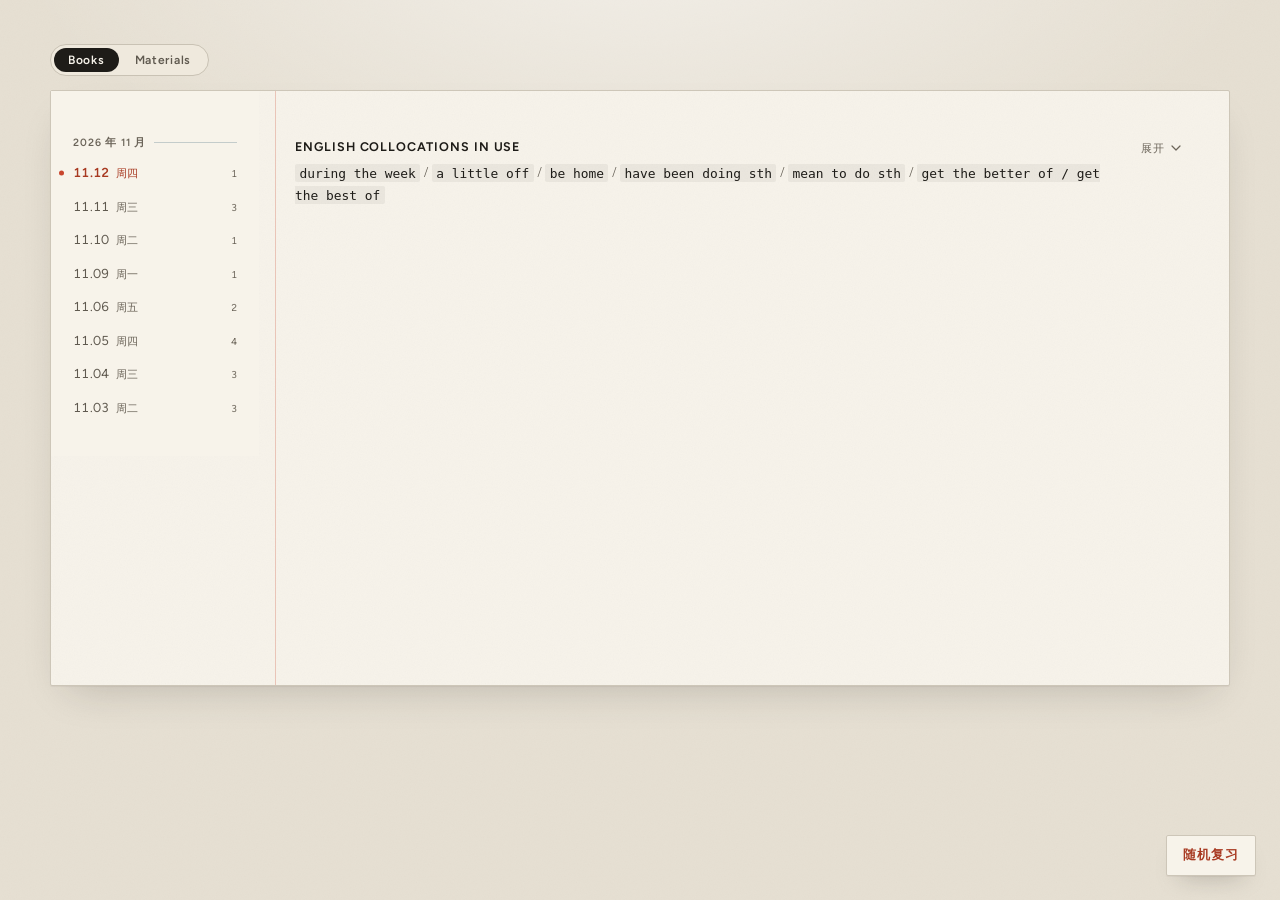
<file: index.html>
<!doctype html>
<html lang="zh-CN">
  <head>
    <meta charset="UTF-8" />
    <link rel="icon" type="image/png" href="./favicon.png" />
    <link rel="apple-touch-icon" href="./apple-touch-icon.png" />
    <meta name="viewport" content="width=device-width, initial-scale=1.0" />
    <meta name="theme-color" content="#e6dfd2" />
    <meta name="robots" content="noindex" />
    <title>英语练习登记册</title>
    <script>
      // Preserve query strings and anchors while staying relative, so the same
      // redirect works at / and at the deployed /sbz-books/ sub-path.
      location.replace('./books/' + location.search + location.hash)
    </script>
  </head>
  <body></body>
</html>
</file>
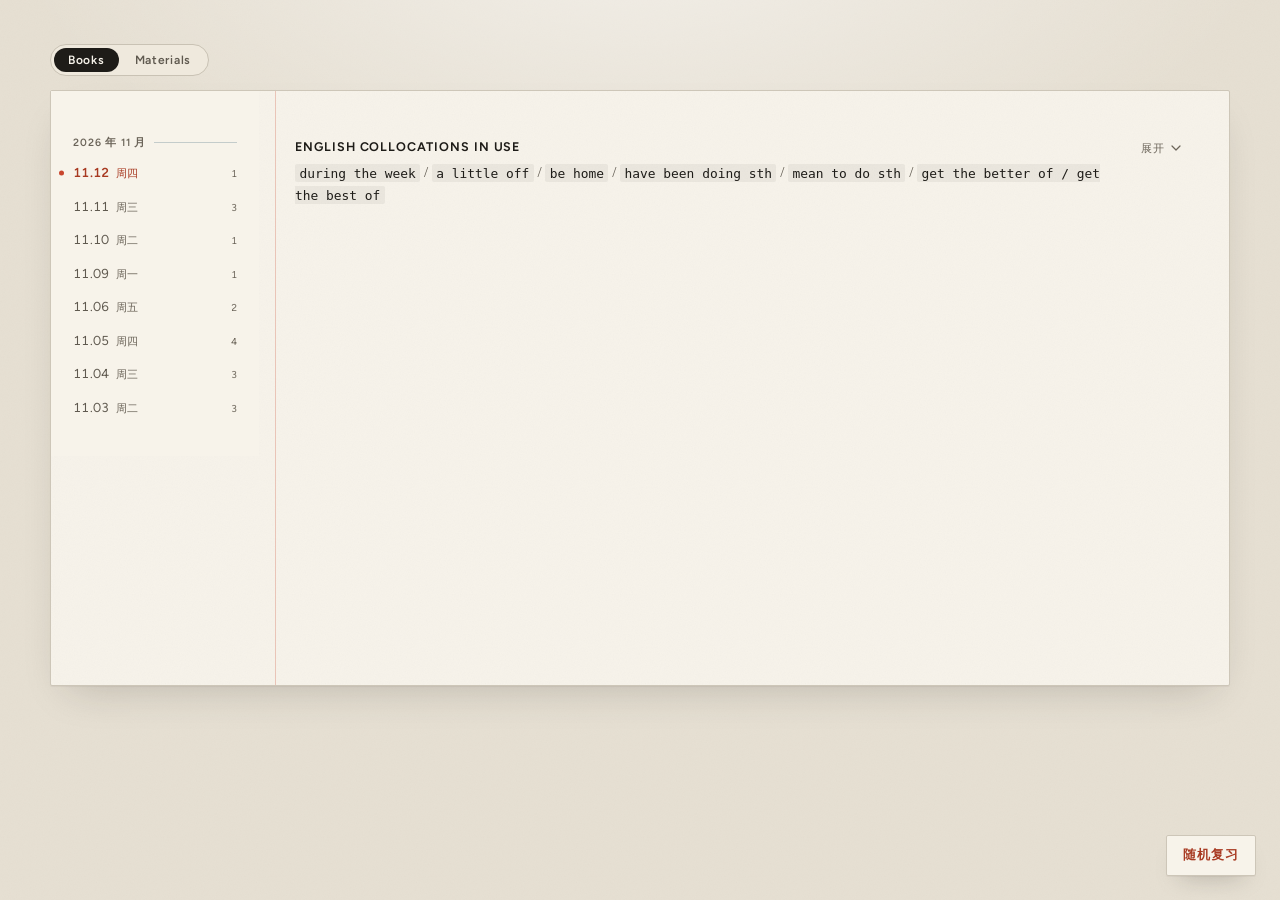
<file: books/index.html>
<!doctype html>
<html lang="zh-CN">
  <head>
    <meta charset="UTF-8" />
    <link rel="icon" type="image/png" href="../favicon.png" />
    <link rel="apple-touch-icon" href="../apple-touch-icon.png" />
    <meta name="viewport" content="width=device-width, initial-scale=1.0" />
    <meta name="theme-color" content="#e6dfd2" />
    <meta
      name="description"
      content="把 Obsidian 里的英语读书笔记按日期整理成一页一页的复习登记册。"
    />
    <title>英语练习登记册</title>
    <script type="module" crossorigin src="../assets/books-Bl5AYI3X.js"></script>
    <link rel="modulepreload" crossorigin href="../assets/SectionSwitcher-tcbPmWas.js">
    <link rel="modulepreload" crossorigin href="../assets/date-BgxI87c-.js">
    <link rel="stylesheet" crossorigin href="../assets/books-PGzssjnR.css">
  </head>
  <body>
    <!--
      THESIS: A review page built as a daily practice register — one dated sheet, ruled book bands, refusing the generic card-list notes site.
      OWN-WORLD: Exercise-book paper #f7f3ea, blue-grey ruling, warm ink, one red-pen accent; Figtree form labels with a serif reading face.
      STORY: The learner sees the latest day's books and topics at a glance, opens a band to reread examples, and flips to any earlier date from the register index.
      FIRST VIEWPORT: Desktop: sticky date index left, the day sheet right led by a red date stamp and three ruled bands, first band open. Mobile: horizontal date strip, stamp first, one column.
      FORM: Daily Practice Register, position 1 of 7 grounded directions; seed key e8308567.
      FINISH: unreviewed and undocumented is unfinished; this build ends with the finish review, the verdict, DESIGN.md, and every shipping raster carrying its provenance.
    -->
    <div id="root"></div>
  </body>
</html>
</file>
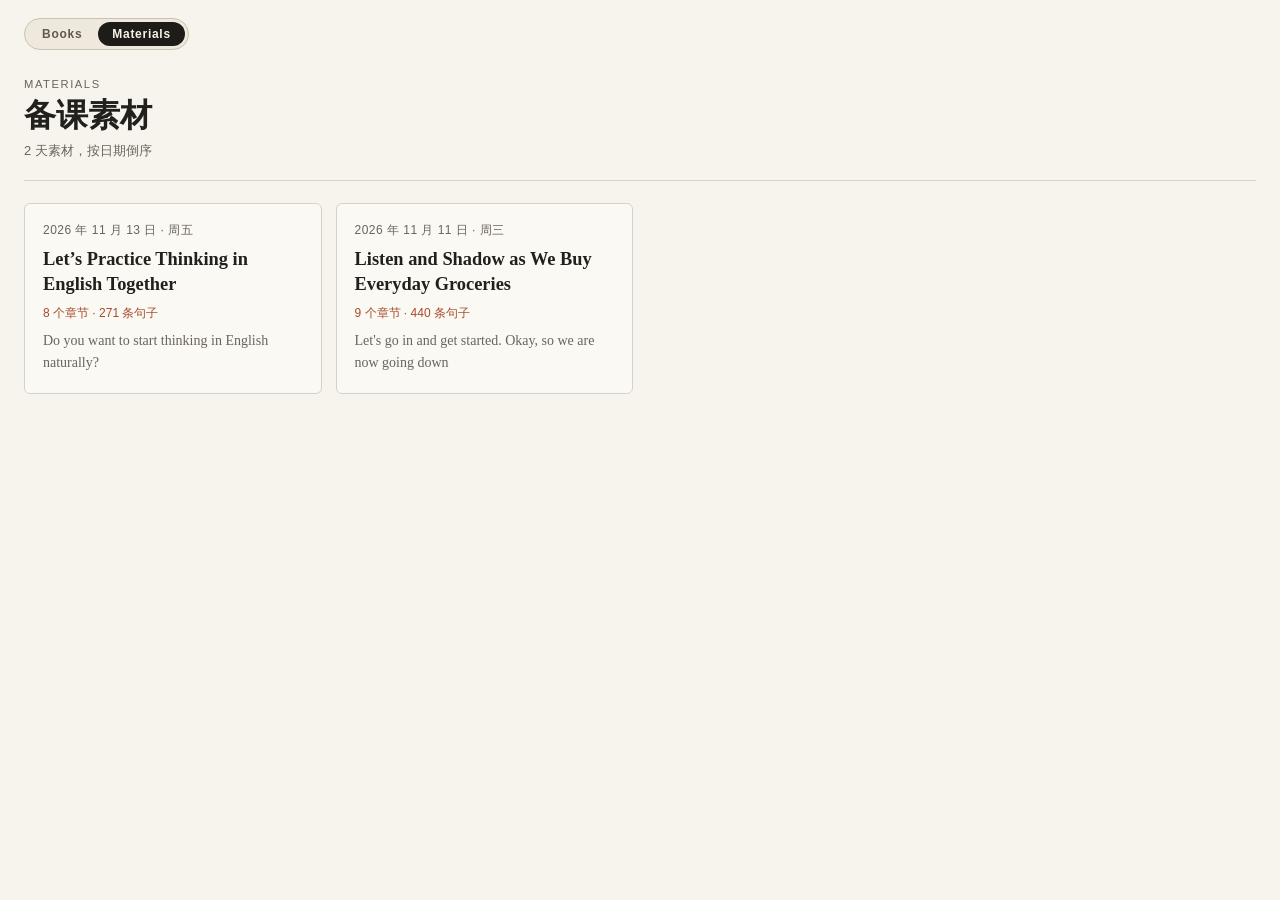
<file: materials/index.html>
<!doctype html>
<html lang="zh-CN">
  <head>
    <meta charset="UTF-8" />
    <link rel="icon" type="image/png" href="../favicon.png" />
    <link rel="apple-touch-icon" href="../apple-touch-icon.png" />
    <meta name="viewport" content="width=device-width, initial-scale=1.0" />
    <meta name="theme-color" content="#f7f4ee" />
    <meta
      name="description"
      content="按日期浏览英语备课素材：每张卡片对应一天的逐字稿。"
    />
    <title>备课素材 · Materials</title>
    <script type="module" crossorigin src="../assets/materials-CA0fZtTV.js"></script>
    <link rel="modulepreload" crossorigin href="../assets/SectionSwitcher-tcbPmWas.js">
    <link rel="modulepreload" crossorigin href="../assets/_virtual_materials-data-CXRlMKHQ.js">
    <link rel="modulepreload" crossorigin href="../assets/date-BgxI87c-.js">
    <link rel="stylesheet" crossorigin href="../assets/_virtual_materials-data-BXDSjlf2.css">
  </head>
  <body>
    <div id="root"></div>
  </body>
</html>
</file>
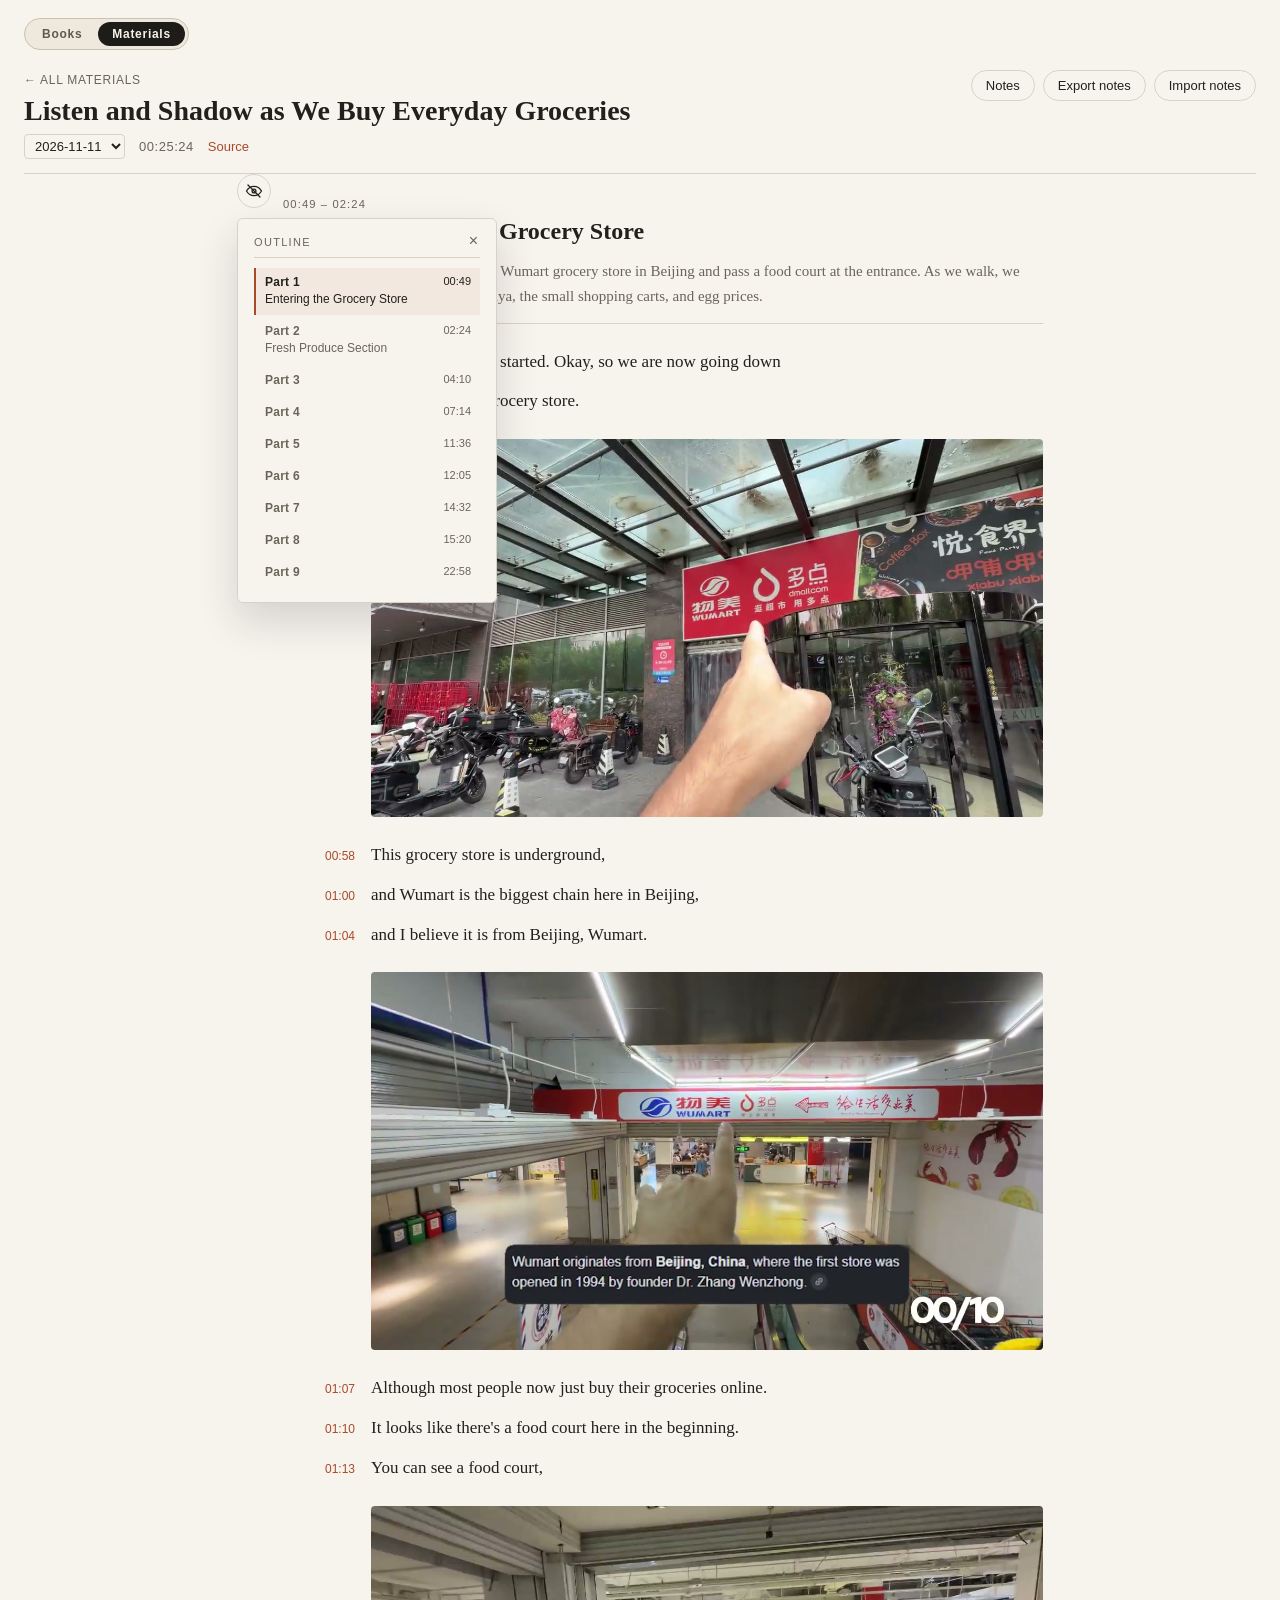
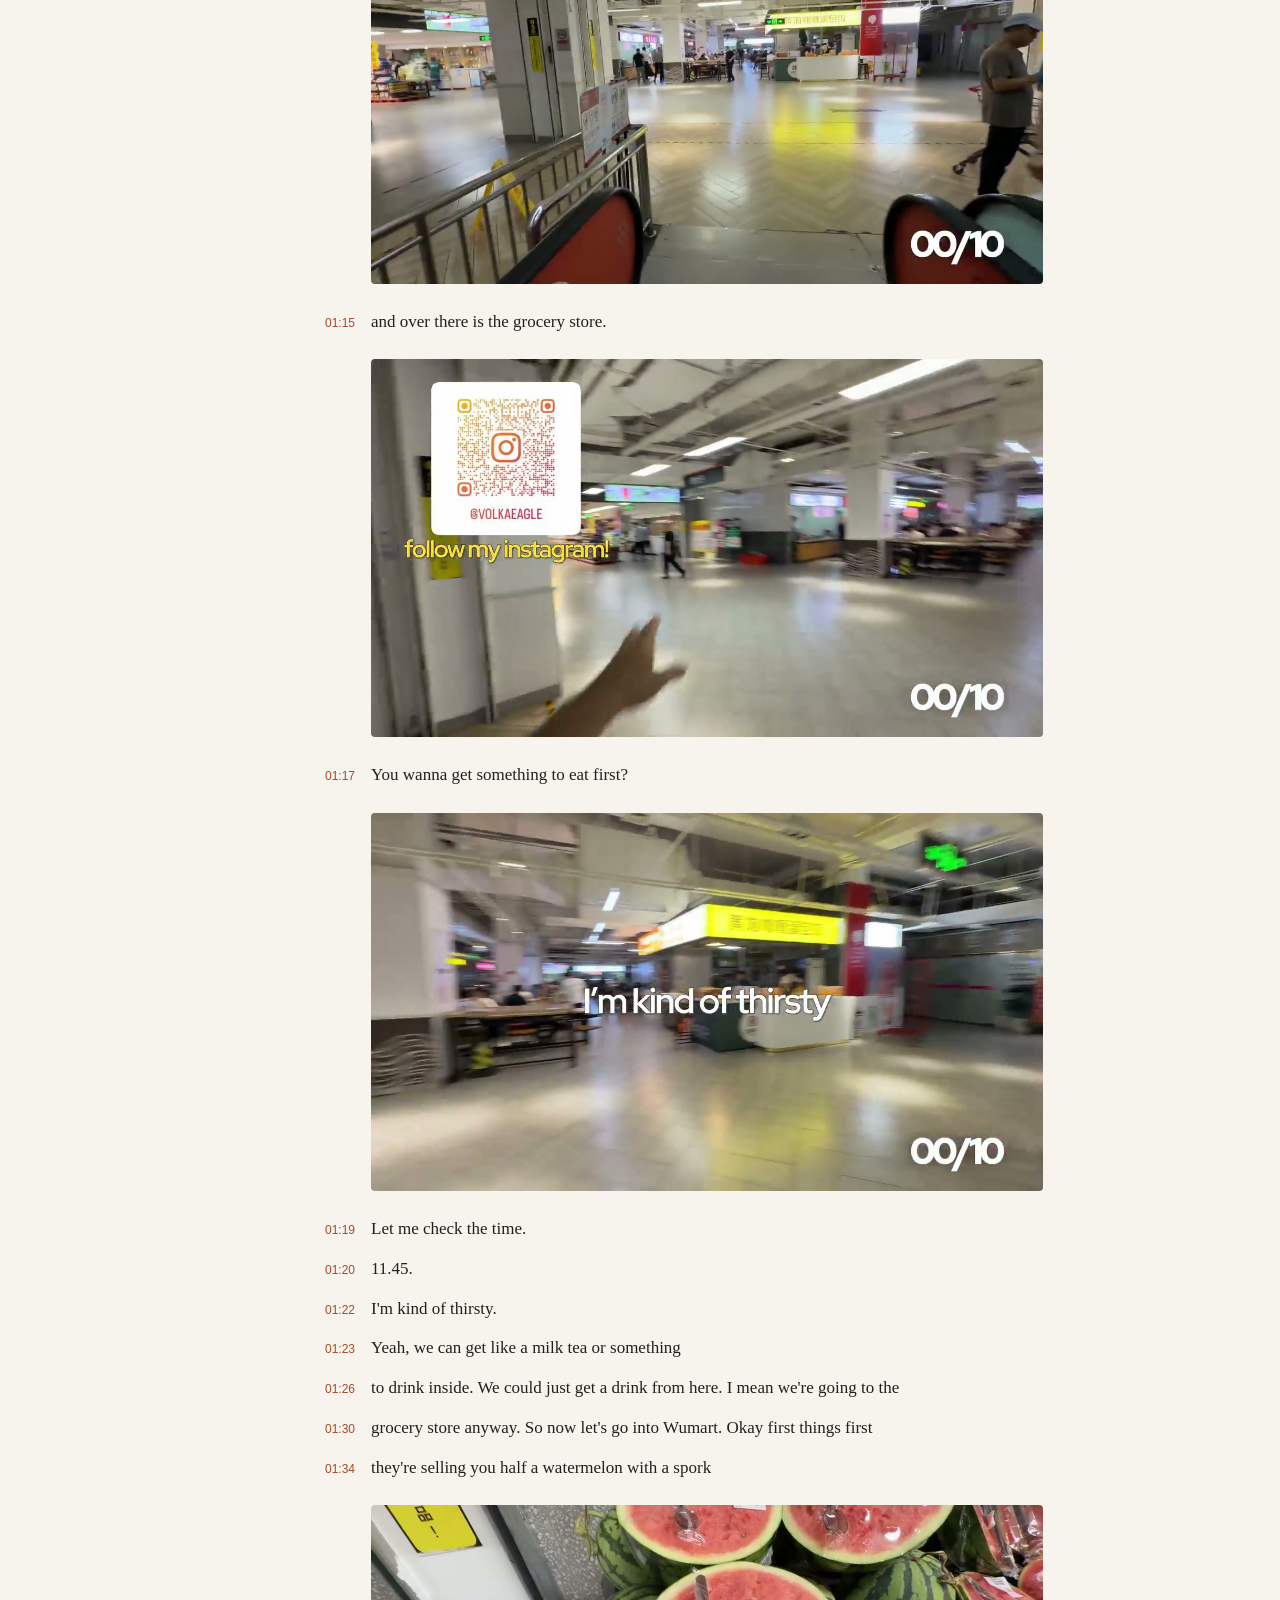
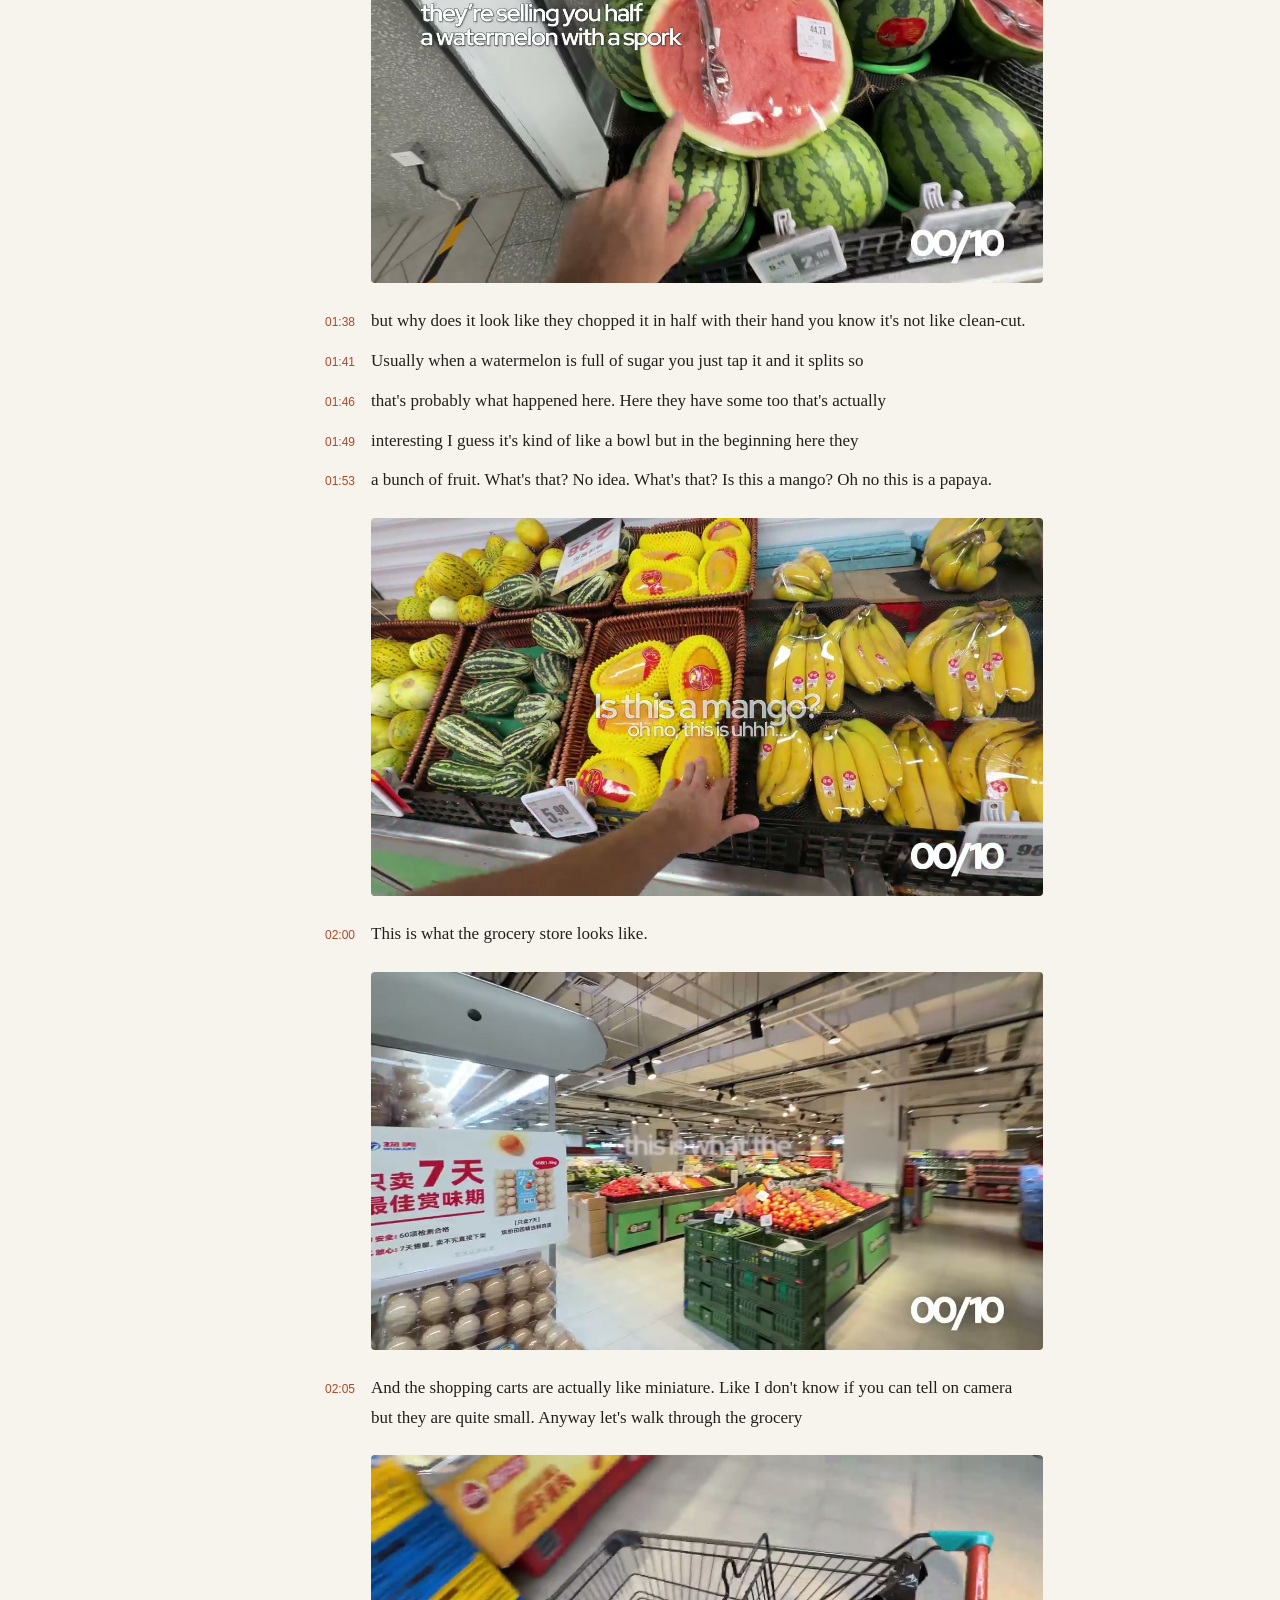
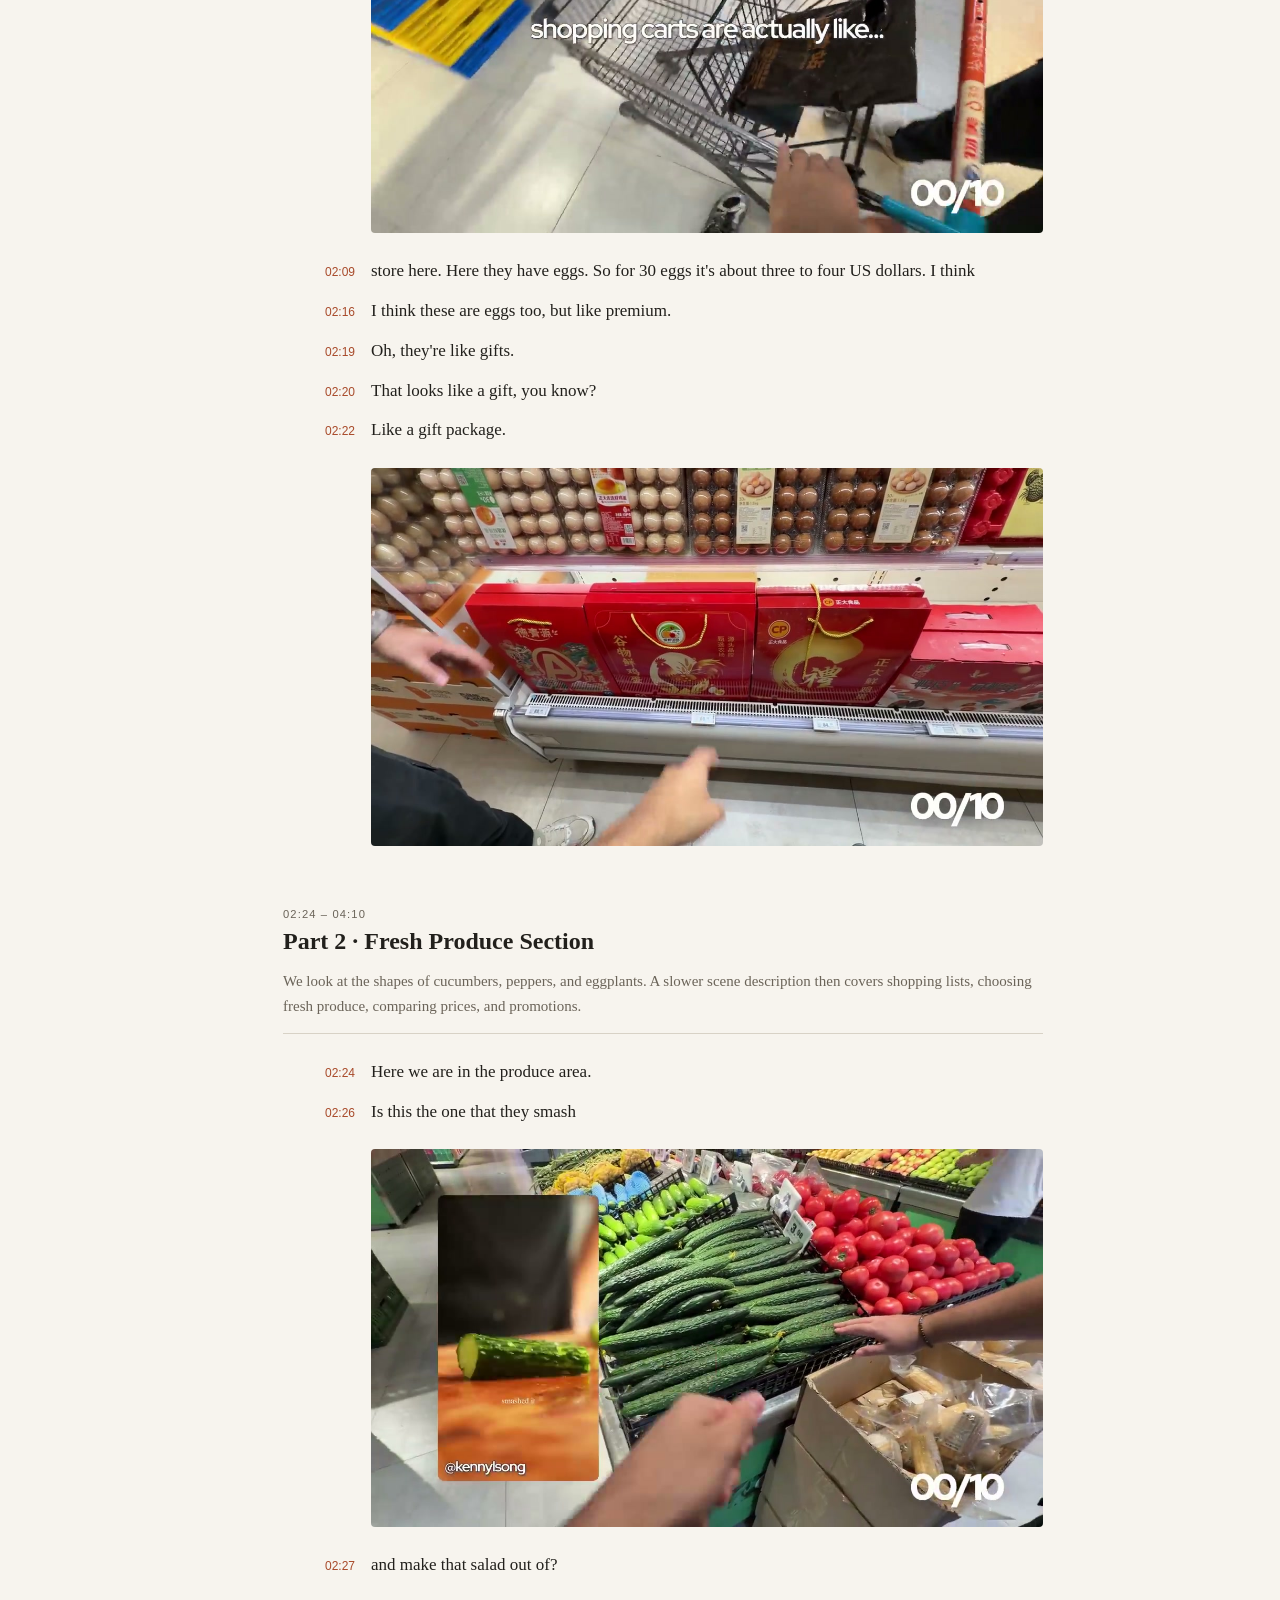
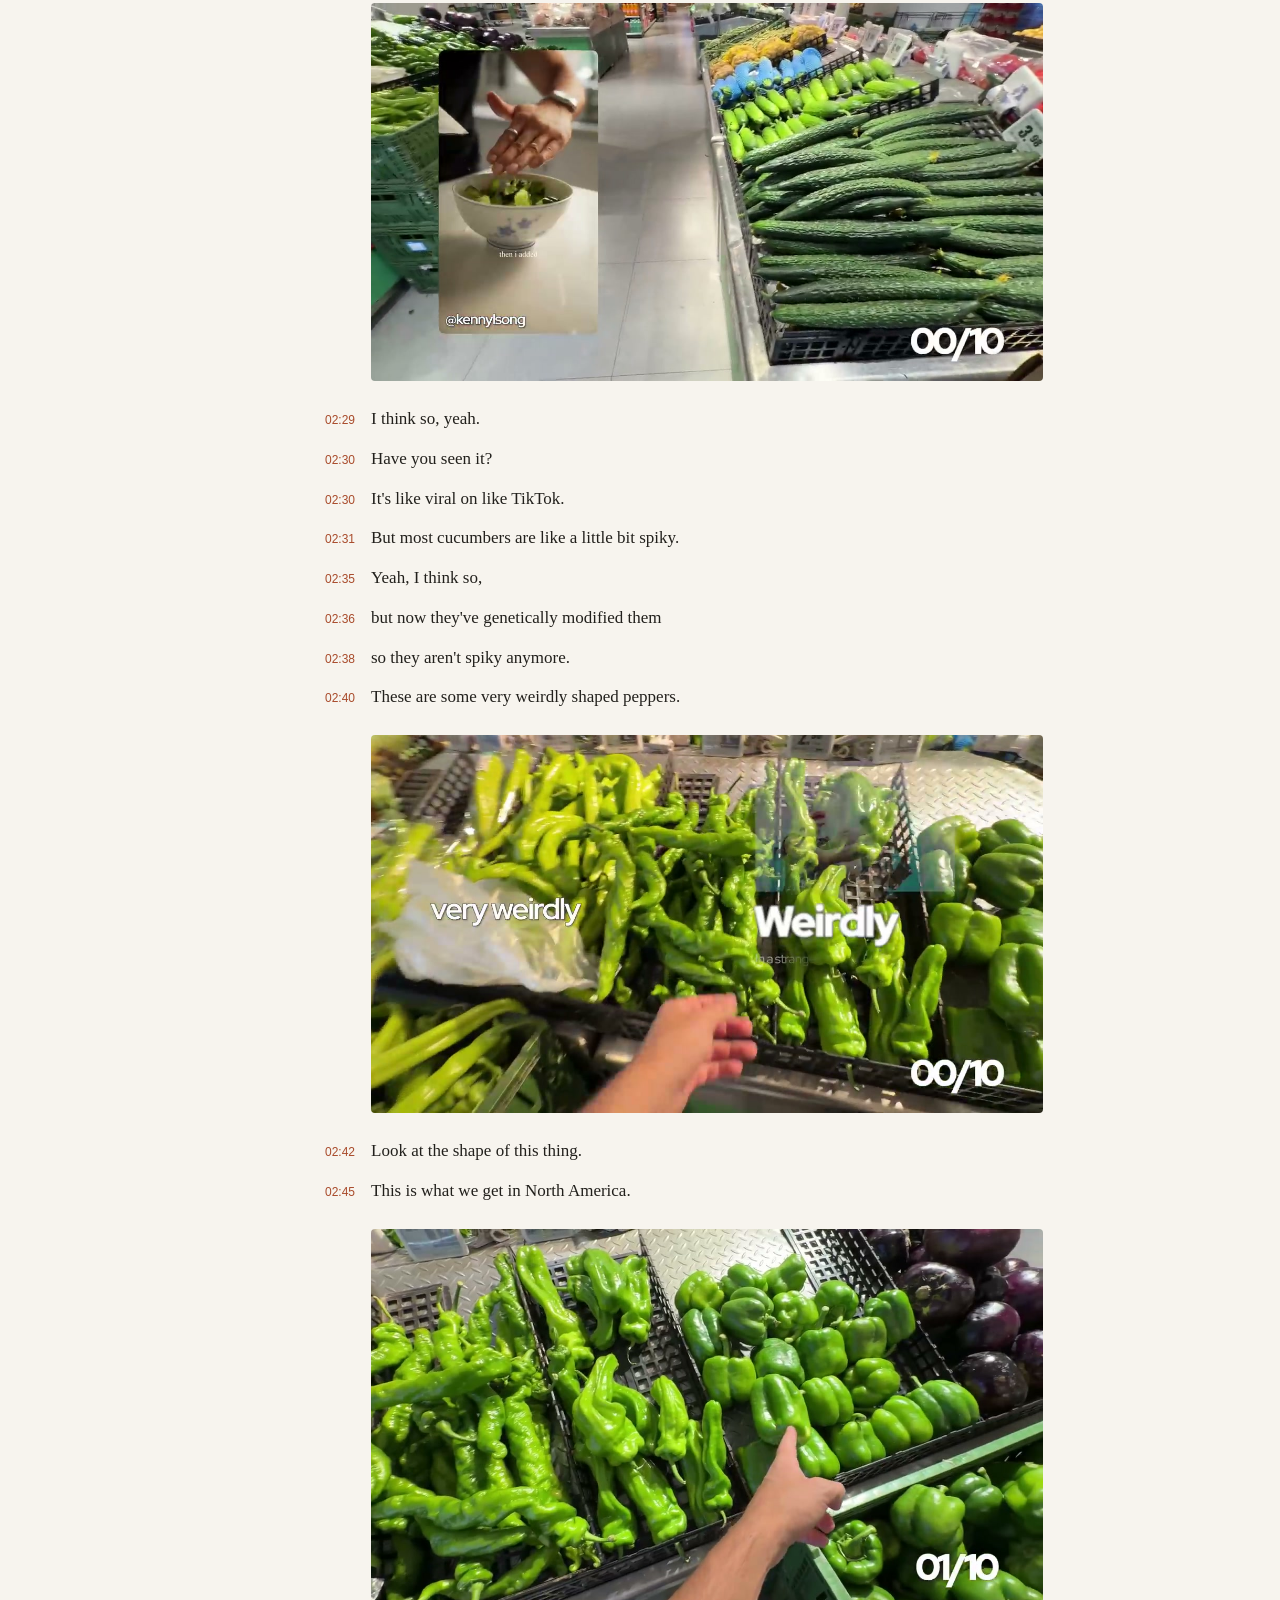
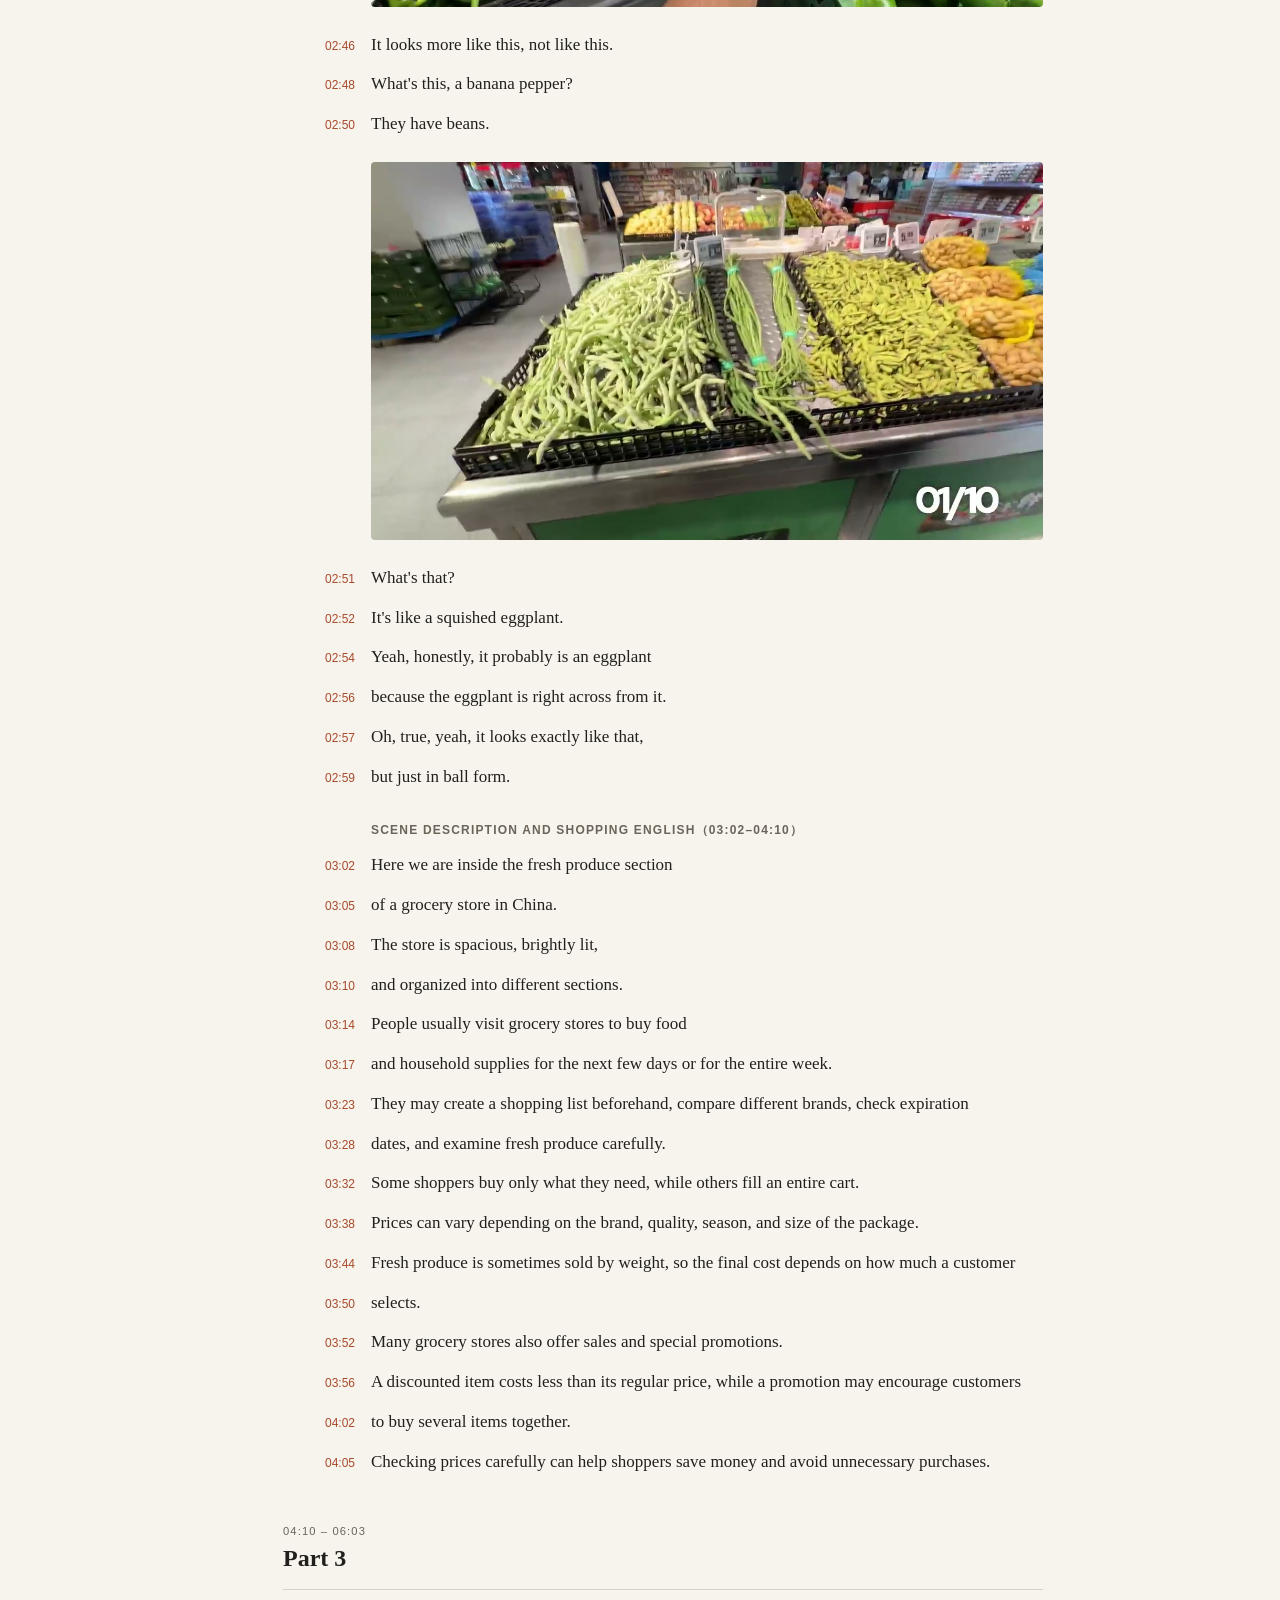
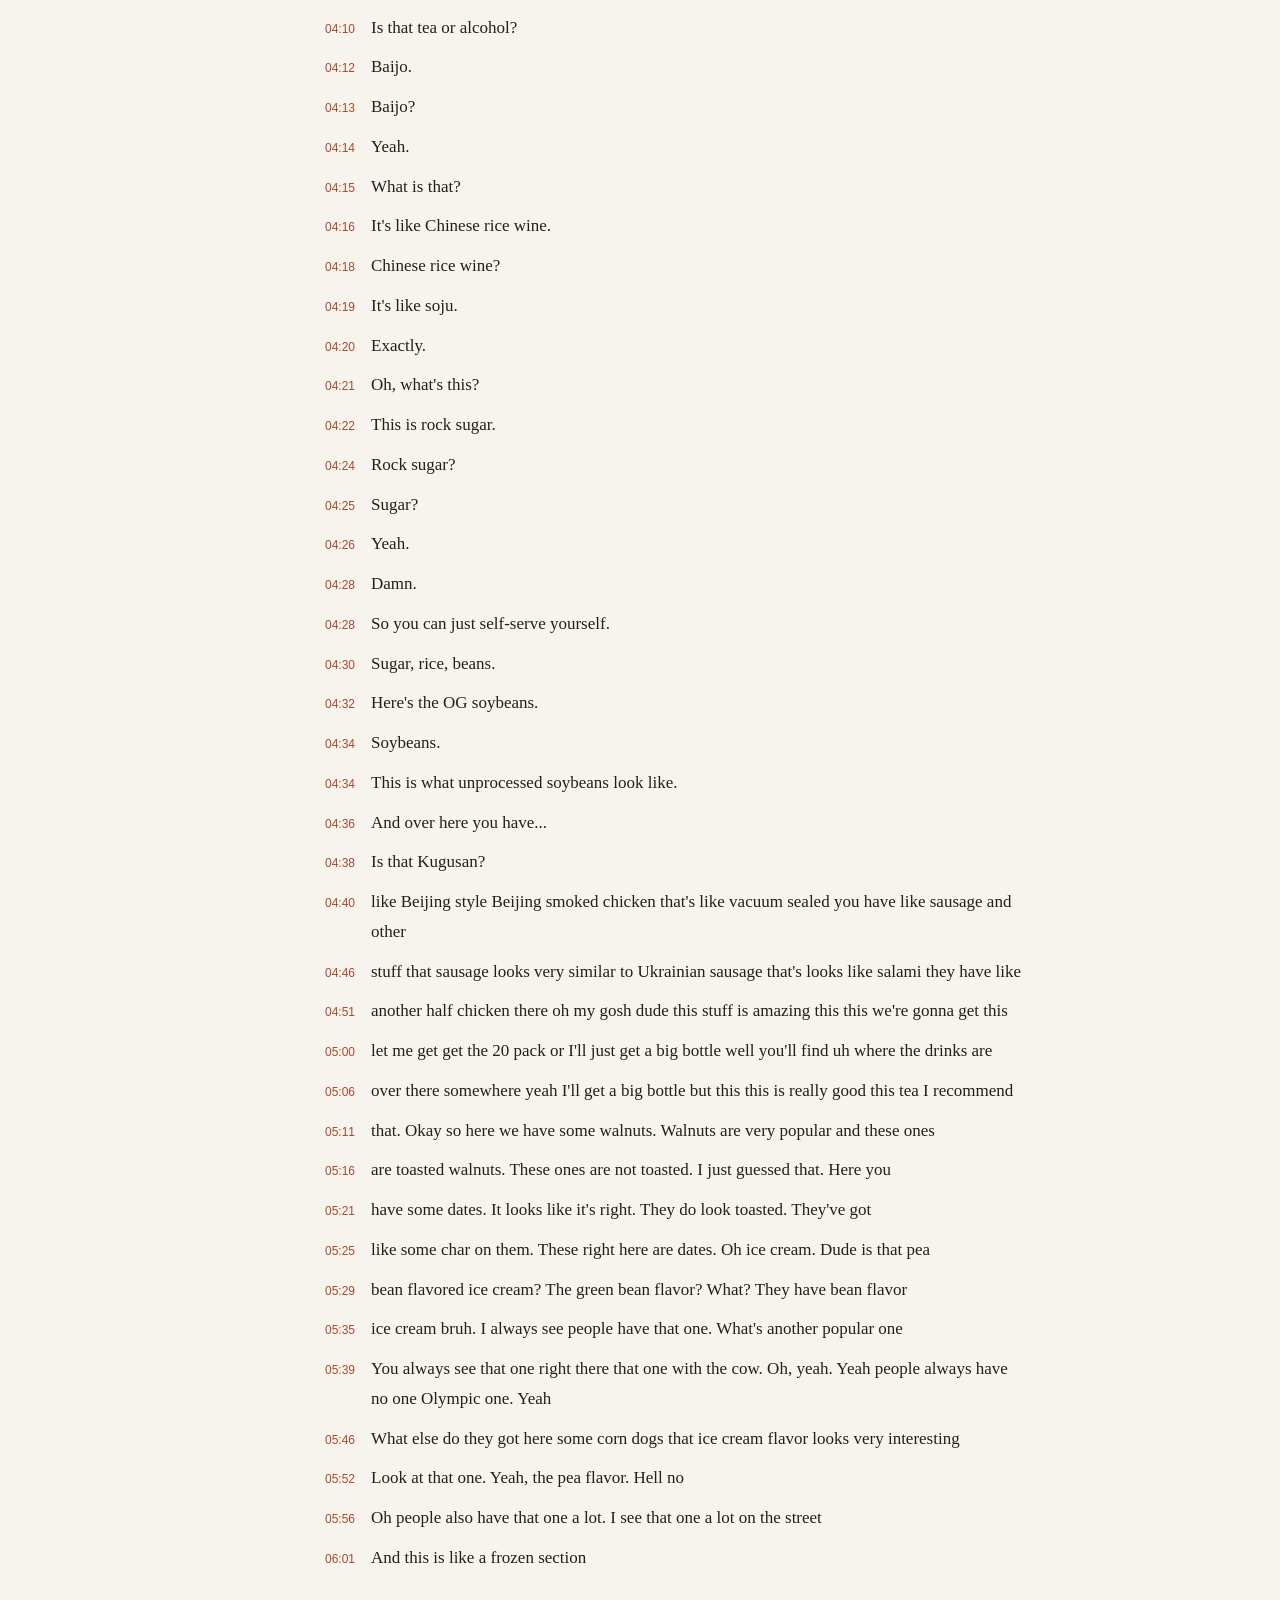
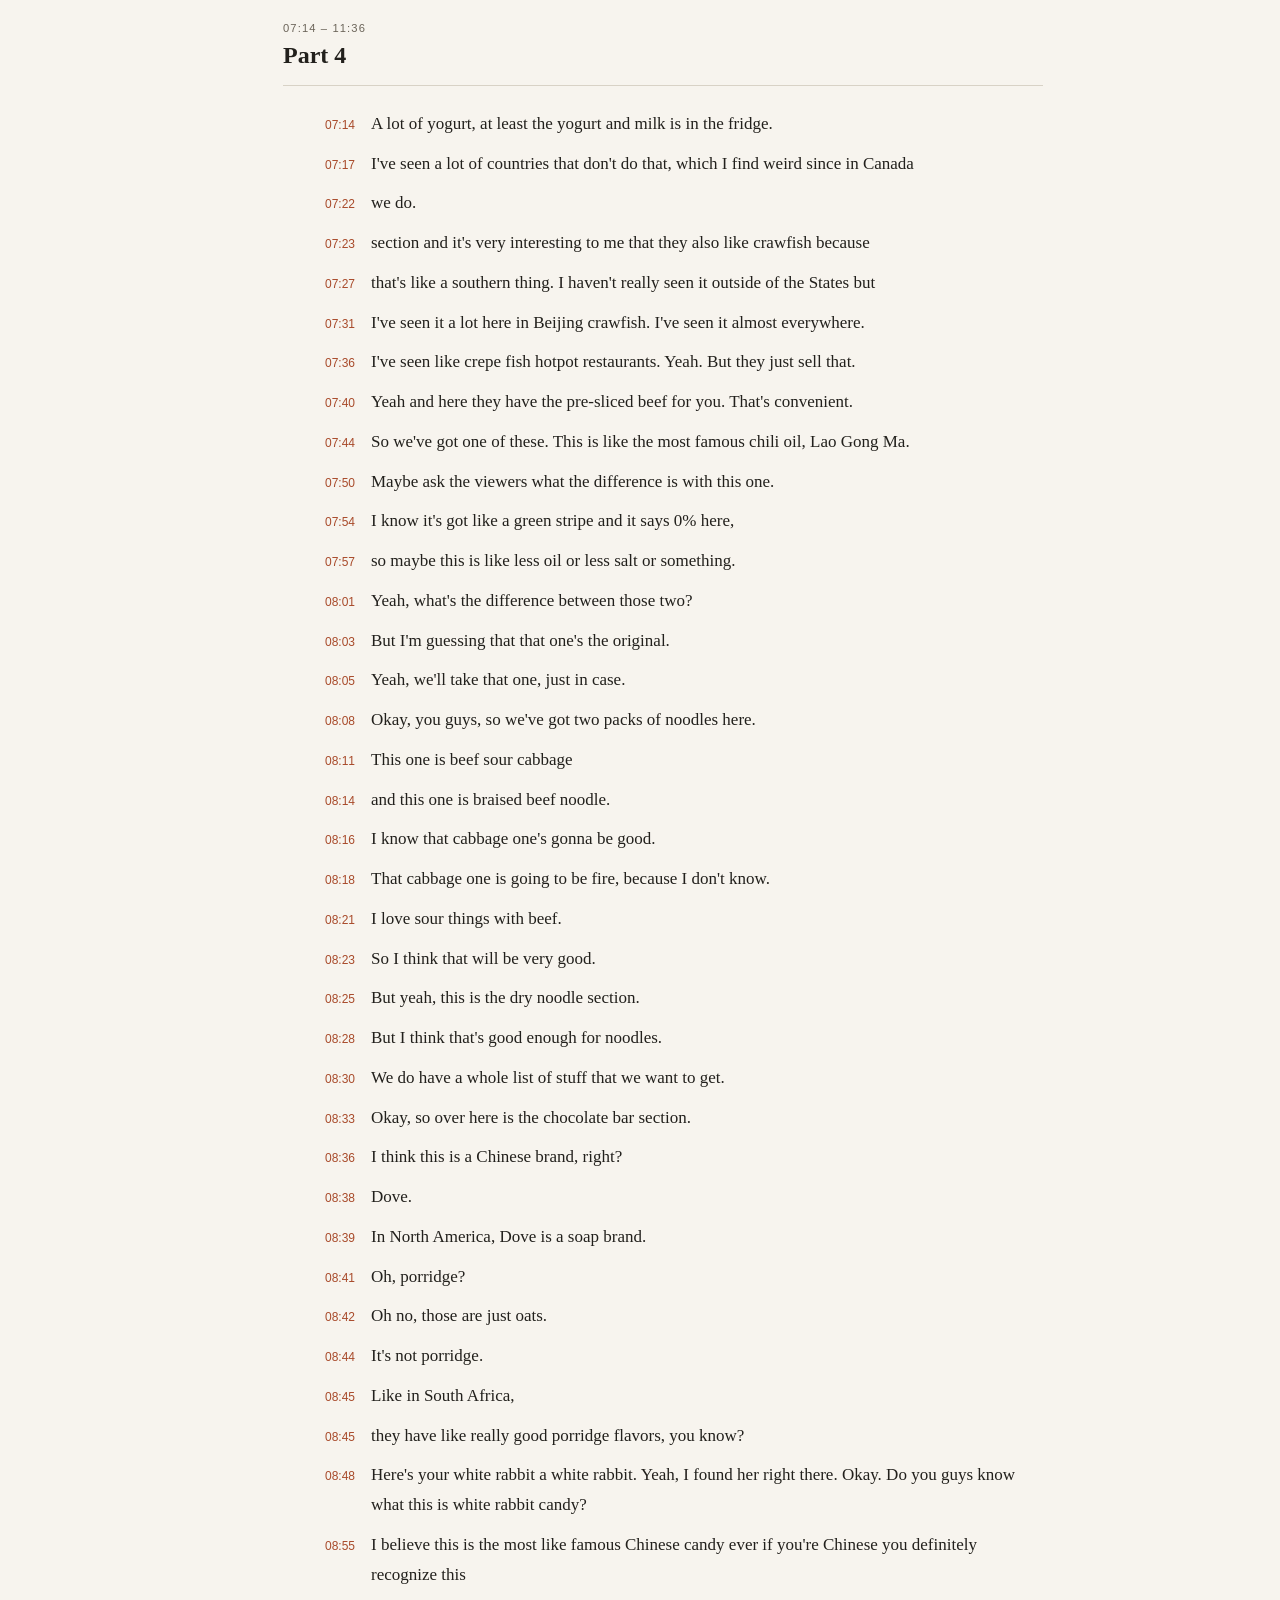
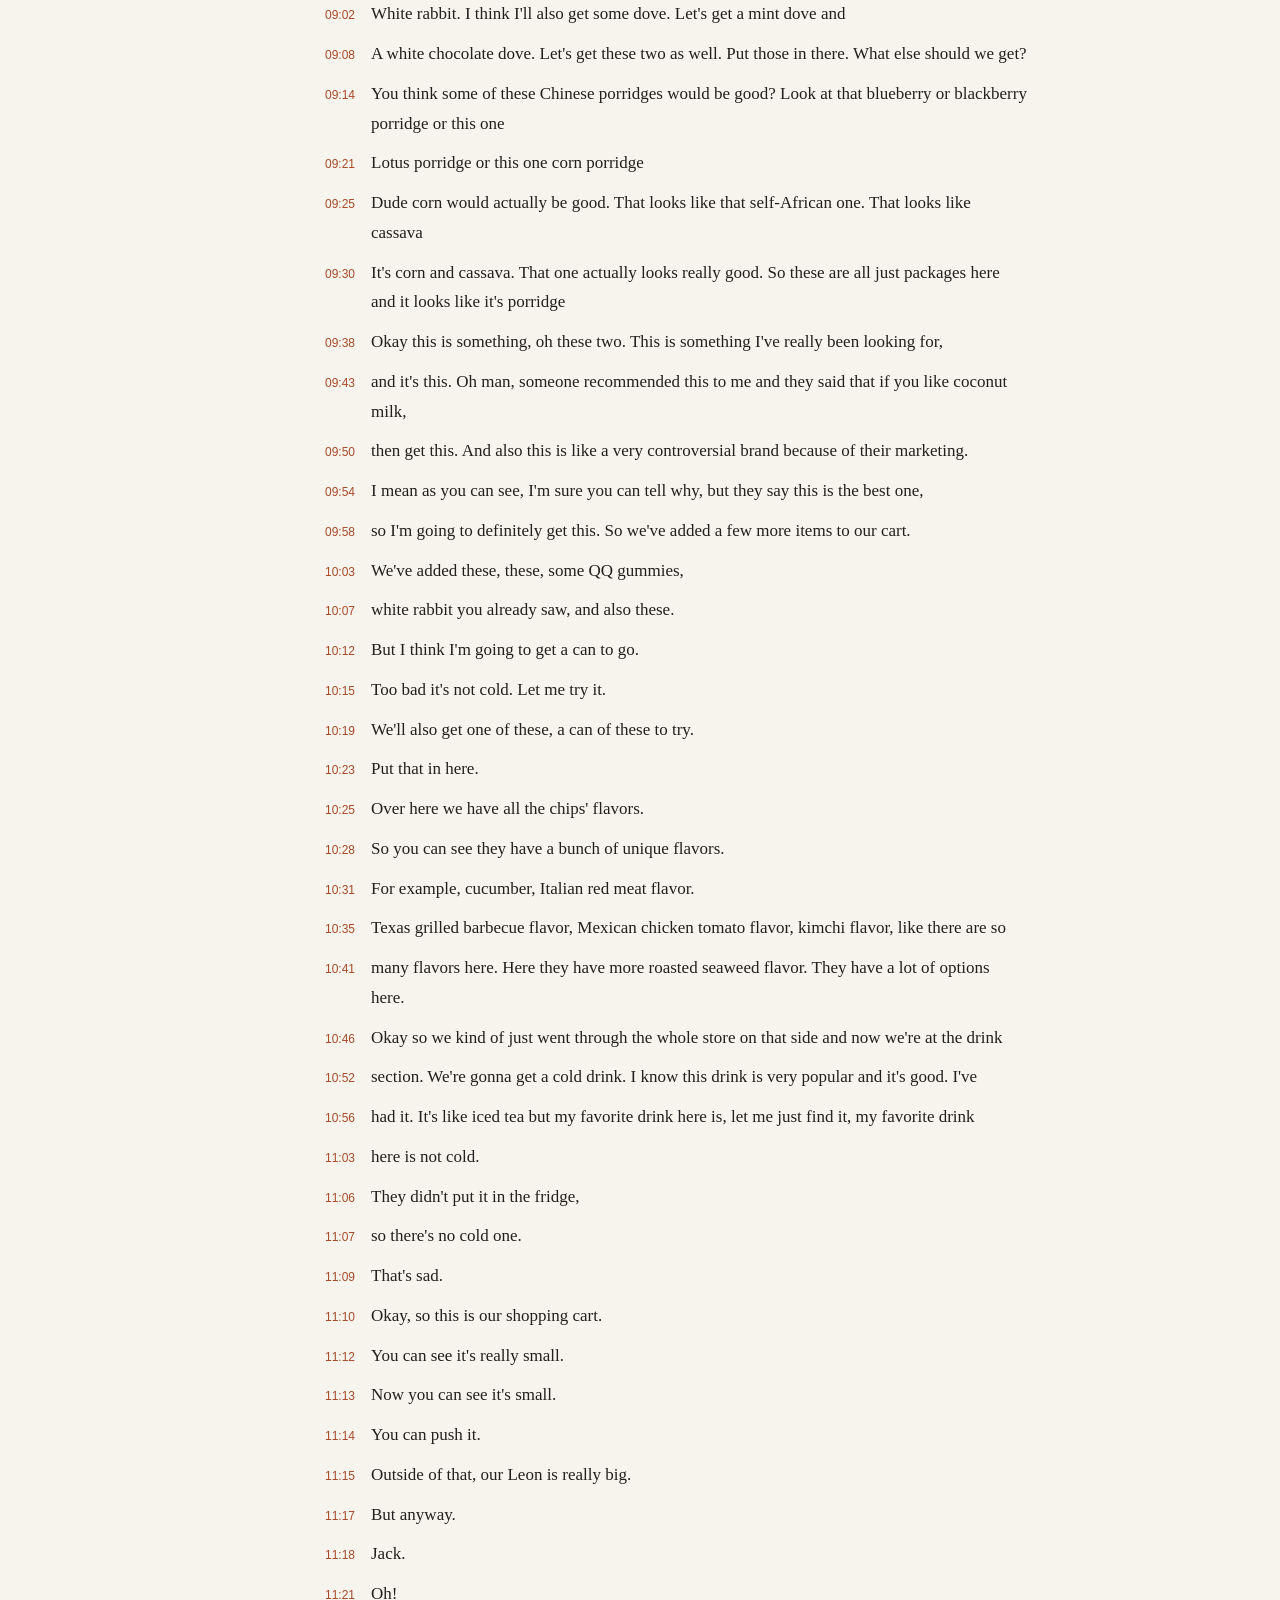
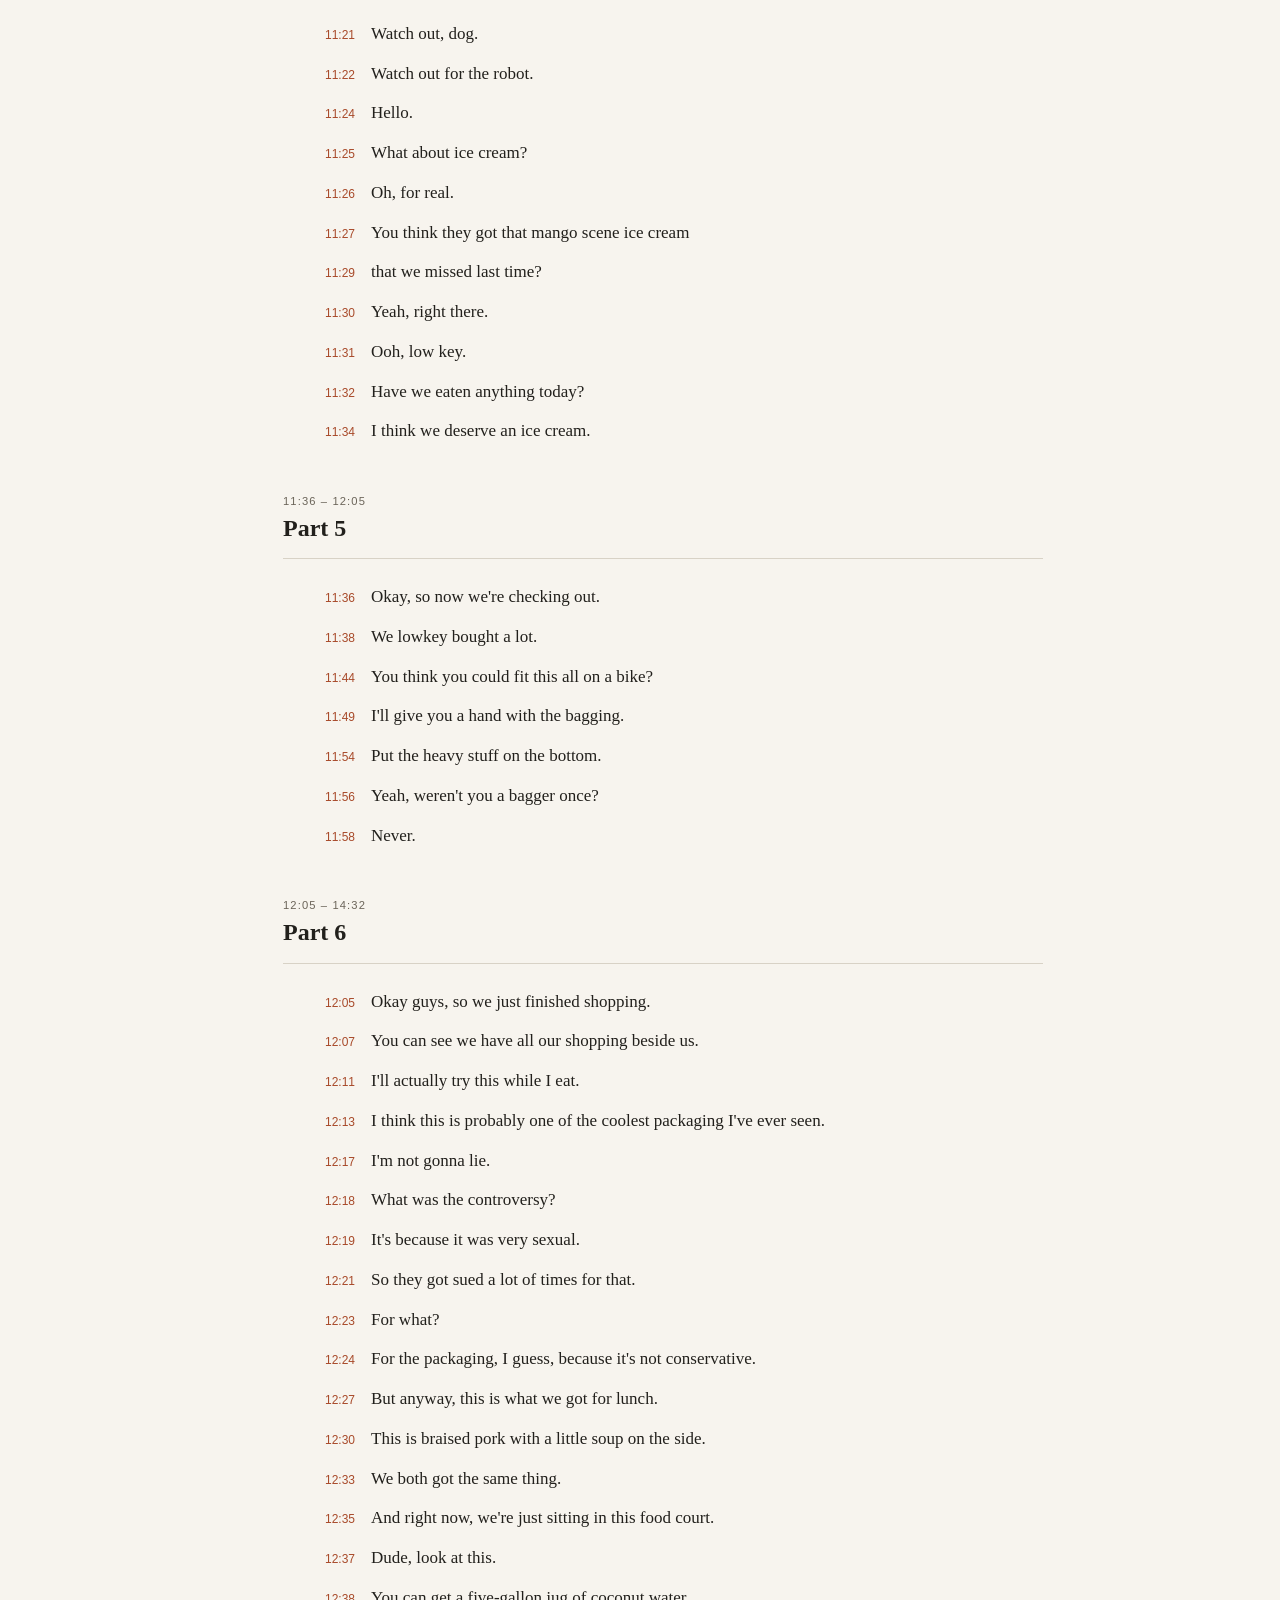
<file: materials/2026-11-11/index.html>
<!doctype html>
<html lang="en">
  <head>
    <meta charset="UTF-8" />
    <link rel="icon" type="image/png" href="../../favicon.png" />
    <link rel="apple-touch-icon" href="../../apple-touch-icon.png" />
    <meta name="viewport" content="width=device-width, initial-scale=1.0" />
    <meta name="theme-color" content="#f7f4ee" />
    <meta
      name="description"
      content="English material transcripts arranged in chapters, with margin notes."
    />
    <title>Material Reader</title>
    <script type="module" crossorigin src="../../assets/materialsDetail-CPCU7EaG.js"></script>
    <link rel="modulepreload" crossorigin href="../../assets/SectionSwitcher-tcbPmWas.js">
    <link rel="modulepreload" crossorigin href="../../assets/_virtual_materials-data-CXRlMKHQ.js">
    <link rel="stylesheet" crossorigin href="../../assets/_virtual_materials-data-BXDSjlf2.css">
  </head>
  <body>
    <div id="root"></div>
  </body>
</html>
</file>
<file: assets/_virtual_materials-data-BXDSjlf2.css>
:root{--reader-paper:#f7f4ee;--reader-ink:#22201c;--reader-ink-soft:#6b6459;--reader-rule:#d8d2c6;--reader-accent:#a84a2a;--reader-font-serif:Georgia, "Iowan Old Style", "Palatino Linotype", "Times New Roman", serif;--reader-font-sans:-apple-system, BlinkMacSystemFont, "Segoe UI", "Helvetica Neue", Arial, sans-serif}*{box-sizing:border-box}html,body,#root{min-height:100%}body{background:var(--reader-paper);color:var(--reader-ink);font-family:var(--reader-font-sans);margin:0}.reader{max-width:1320px;margin:0 auto;padding:0 24px 80px}.reader-toolbar{z-index:30;background:var(--reader-paper);border-bottom:1px solid var(--reader-rule);justify-content:space-between;align-items:flex-start;gap:24px;padding:20px 0 14px;display:flex;position:sticky;top:0}.reader-title{min-width:0}.reader-title h1{font-family:var(--reader-font-serif);margin:0 0 6px;font-size:clamp(1.35rem,2.4vw,1.75rem);line-height:1.25}.reader-meta{color:var(--reader-ink-soft);font-variant-numeric:tabular-nums;flex-wrap:wrap;align-items:center;gap:6px 14px;font-size:.8125rem;display:flex}.reader-date{font:inherit;color:var(--reader-ink);border:1px solid var(--reader-rule);cursor:pointer;background:0 0;border-radius:4px;padding:3px 6px}.reader-duration{letter-spacing:.04em}.reader-source{color:var(--reader-accent);text-decoration:none}.reader-source:hover{text-decoration:underline}.reader-actions{flex-shrink:0;gap:8px;display:flex}.toolbar-button{font-family:var(--reader-font-sans);border:1px solid var(--reader-rule);color:var(--reader-ink);cursor:pointer;background:0 0;border-radius:999px;padding:8px 14px;font-size:.8125rem;line-height:1}.toolbar-button:hover:not(:disabled){border-color:var(--reader-accent);color:var(--reader-accent)}.toolbar-button:disabled{opacity:.45;cursor:default}.reader-layout{grid-template-columns:minmax(0,1fr);align-items:start;gap:24px;display:grid}.reader-layout[data-rail=open]{grid-template-columns:minmax(0,1fr) 300px}.reader-body{justify-content:center;align-items:flex-start;gap:12px;min-width:0;display:flex}.reader-dock{z-index:45;flex:none;align-self:flex-start;position:sticky;top:96px}.reader-main{width:100%;min-width:0;max-width:760px;margin:0}.outline-toggle{z-index:60;background:var(--reader-paper);justify-content:center;align-items:center;width:34px;height:34px;padding:0;display:inline-flex;position:relative}.outline-toggle svg{width:18px;height:18px}.outline-sidebar{z-index:46;background:var(--reader-paper);border:1px solid var(--reader-rule);border-radius:6px;width:260px;max-height:calc(100vh - 150px);padding:14px 16px;font-size:.8125rem;position:absolute;top:calc(100% + 10px);left:0;overflow-y:auto;box-shadow:0 18px 40px #22201c29}.outline-head{border-bottom:1px solid var(--reader-rule);justify-content:space-between;align-items:baseline;gap:8px;padding-bottom:8px;display:flex}.outline-title{letter-spacing:.12em;text-transform:uppercase;color:var(--reader-ink-soft);font-size:.6875rem}.outline-close{color:var(--reader-ink-soft);cursor:pointer;background:0 0;border:0;padding:0 2px;font-size:1rem;line-height:1}.outline-close:hover{color:var(--reader-accent)}.outline-list{flex-direction:column;gap:2px;margin:10px 0 0;padding:0;list-style:none;display:flex}.outline-item{width:100%;color:var(--reader-ink-soft);font-family:var(--reader-font-sans);text-align:left;cursor:pointer;background:0 0;border:0;border-left:2px solid #0000;grid-template-columns:1fr auto;grid-template-areas:"part time""name name";gap:2px 8px;padding:7px 9px;display:grid}.outline-item:hover{color:var(--reader-accent);border-left-color:var(--reader-rule)}.outline-item.is-active{color:var(--reader-ink);border-left-color:var(--reader-accent);background:#a84a2a12}.outline-item-part{letter-spacing:.02em;grid-area:part;font-size:.75rem;font-weight:600}.outline-item-name{color:var(--reader-ink-soft);grid-area:name;font-size:.75rem;line-height:1.4}.outline-item.is-active .outline-item-name{color:var(--reader-ink)}.outline-item-time{font-variant-numeric:tabular-nums;grid-area:time;font-size:.6875rem}.outline-backdrop{display:none}.chapter{margin-top:44px;scroll-margin-top:120px}.chapter:first-of-type{margin-top:24px}.chapter-head{border-bottom:1px solid var(--reader-rule);margin-bottom:18px;padding-bottom:14px}.chapter-range{letter-spacing:.1em;text-transform:uppercase;color:var(--reader-ink-soft);font-variant-numeric:tabular-nums;margin:0 0 6px;font-size:.7rem}.chapter-head h2{font-family:var(--reader-font-serif);margin:0;font-size:1.5rem;font-weight:600;line-height:1.3}.chapter-summary{font-family:var(--reader-font-serif);color:var(--reader-ink-soft);margin:12px 0 0;font-size:.9375rem;line-height:1.65}.chapter-blocks{flex-direction:column;display:flex}.sentence{grid-template-columns:72px minmax(0,1fr) auto;align-items:baseline;gap:16px;padding:5px 0;scroll-margin-top:160px;display:grid}.sentence-time{text-align:right;font-family:var(--reader-font-sans);font-variant-numeric:tabular-nums;color:var(--reader-accent);padding-top:.32em;font-size:.75rem;text-decoration:none}a.sentence-time:hover{text-decoration:underline}button.sentence-time{cursor:pointer;background:0 0;border:0;width:100%;padding:.32em 0 0;font-family:inherit}button.sentence-time:hover{text-decoration:underline}.sentence-text{font-family:var(--reader-font-serif);margin:0;font-size:1.0625rem;line-height:1.75}.sentence-figure{margin:18px 0 18px 88px}.sentence-figure img{border-radius:4px;max-width:100%;height:auto;display:block}.sentence-subheading{font-family:var(--reader-font-sans);letter-spacing:.1em;text-transform:uppercase;color:var(--reader-ink-soft);margin:26px 0 6px 88px;font-size:.75rem;font-weight:600}.reader-empty{font-family:var(--reader-font-serif);color:var(--reader-ink-soft);margin:64px 0;font-size:1.125rem}.selection-comment-button{z-index:60;background:var(--reader-ink);color:var(--reader-paper);font-family:var(--reader-font-sans);cursor:pointer;border:0;border-radius:999px;padding:8px 14px;font-size:.8125rem;line-height:1;position:fixed;transform:translate(-50%);box-shadow:0 6px 18px #22201c3d}mark.annotation-mark{color:inherit;-webkit-box-decoration-break:clone;box-decoration-break:clone;background:#f5e6a8;border-radius:2px;padding:0 1px}.sentence-mark{min-width:20px;height:20px;color:var(--reader-ink);font-family:var(--reader-font-sans);text-align:center;cursor:pointer;background:#efe1b3;border:0;border-radius:999px;align-self:start;margin-top:.35em;padding:0 4px;font-size:.6875rem;line-height:20px}.sentence-mark:hover{background:#e6d293}.annotation-rail{border-left:1px solid var(--reader-rule);max-height:calc(100vh - 120px);padding-left:20px;font-size:.875rem;position:sticky;top:96px;overflow-y:auto}.annotation-rail-head{border-bottom:1px solid var(--reader-rule);justify-content:space-between;align-items:baseline;gap:12px;padding-bottom:10px;display:flex}.annotation-rail-head h2{font-family:var(--reader-font-sans);letter-spacing:.1em;text-transform:uppercase;color:var(--reader-ink-soft);margin:0;font-size:.75rem}.annotation-editor,.annotation-item{border:1px solid var(--reader-rule);background:#fbf9f4;border-radius:6px;margin-top:14px;padding:12px}.annotation-editor-label{letter-spacing:.1em;text-transform:uppercase;color:var(--reader-ink-soft);margin:0 0 6px;font-size:.7rem}.annotation-quote{font-family:var(--reader-font-serif);color:var(--reader-ink-soft);border-left:2px solid #e2cf85;margin:0 0 8px;padding-left:10px;font-size:.875rem;line-height:1.55}.annotation-textarea{resize:vertical;border:1px solid var(--reader-rule);width:100%;min-height:72px;color:var(--reader-ink);font-family:var(--reader-font-sans);background:#fff;border-radius:4px;padding:8px;font-size:.875rem;line-height:1.5}.annotation-textarea:focus{outline-offset:1px;outline:2px solid #e2cf85}.annotation-editor-actions{align-items:center;gap:12px;margin-top:8px;display:flex}.annotation-link{color:var(--reader-accent);font-family:var(--reader-font-sans);cursor:pointer;background:0 0;border:0;padding:0;font-size:.75rem}.annotation-link:hover{text-decoration:underline}.annotation-item{cursor:pointer}.annotation-item.is-active{border-color:var(--reader-accent);box-shadow:0 0 0 1px #a84a2a33}.annotation-item-meta{letter-spacing:.06em;text-transform:uppercase;color:var(--reader-ink-soft);gap:10px;font-size:.6875rem;display:flex}.annotation-item-time{font-variant-numeric:tabular-nums}.annotation-note{white-space:pre-wrap;margin:0;line-height:1.55}.annotation-stale{color:var(--reader-accent);margin:0 0 6px;font-size:.6875rem}.annotation-item-actions{gap:12px;margin-top:8px;display:flex}.annotation-empty{color:var(--reader-ink-soft);margin:18px 0 0;line-height:1.55}@media (width<=900px){.reader{padding:0 16px 64px}.reader-toolbar{flex-direction:column;gap:12px}.reader-body{gap:6px}.reader-dock{z-index:70;flex-basis:32px;top:140px}.outline-toggle{width:32px;height:32px}.outline-sidebar{z-index:55;border:0;border-right:1px solid var(--reader-rule);border-radius:0;width:min(300px,86vw);height:100dvh;max-height:100dvh;padding:20px 16px;position:fixed;top:0;bottom:0;left:0;box-shadow:0 0 40px #22201c2e}.outline-backdrop{z-index:44;background:#22201c24;display:block;position:fixed;inset:0}.chapter{scroll-margin-top:180px}.sentence{grid-template-columns:56px minmax(0,1fr) auto;gap:12px}.sentence-figure,.sentence-subheading{margin-left:0}.reader-layout[data-rail=open],.reader-layout[data-outline=open][data-rail=open]{grid-template-columns:minmax(0,1fr)}.annotation-rail{z-index:50;border-left:0;border-top:1px solid var(--reader-rule);background:var(--reader-paper);height:50vh;max-height:50vh;padding:16px;position:fixed;inset:auto 0 0;box-shadow:0 -8px 24px #22201c24}}.reader-notice{border:1px solid var(--reader-rule);color:var(--reader-ink-soft);background:#fbf9f4;border-radius:4px;margin:12px 0 0;padding:8px 12px;font-size:.8125rem}.reader-notice.is-error{border-color:var(--reader-accent);color:var(--reader-accent)}.visually-hidden{clip:rect(0 0 0 0);white-space:nowrap;border:0;width:1px;height:1px;margin:-1px;padding:0;position:absolute;overflow:hidden}.video-modal-backdrop{z-index:80;background:#141210b8;justify-content:center;align-items:center;padding:24px;display:flex;position:fixed;inset:0}.video-modal{background:#000;border-radius:8px;width:min(960px,100%);position:relative;overflow:hidden;box-shadow:0 24px 64px #14121066}.video-modal-actions{z-index:2;align-items:center;gap:8px;display:flex;position:absolute;top:8px;right:8px}.video-modal-link,.video-modal-close{color:#fff;font-family:var(--reader-font-sans);cursor:pointer;background:#141210c7;border:0;border-radius:999px;justify-content:center;align-items:center;padding:6px 10px;font-size:.75rem;line-height:1;text-decoration:none;display:inline-flex}.video-modal-link:hover,.video-modal-close:hover{background:#141210f0}.video-modal-close{width:28px;height:28px;padding:0;font-size:1.1rem}.video-modal-player{aspect-ratio:16/9;width:100%}.video-modal-frame{border:0;width:100%;height:100%;display:block}@media (width<=900px){.video-modal-backdrop{padding:12px}.video-modal-actions{gap:6px;top:6px;right:6px}}.reader-switcher{padding-top:18px}.section-switcher{background:#efe9dd;border:1px solid #c9c2b4;border-radius:999px;gap:2px;padding:3px;display:inline-flex}.section-switcher a{color:#5f594f;font-family:var(--reader-font-sans);letter-spacing:.06em;border-radius:999px;padding:6px 14px;font-size:12px;font-weight:600;line-height:1;text-decoration:none}.section-switcher a:hover{color:#1e1c18}.section-switcher a[aria-current=page]{color:#f7f3ea;background:#1e1c18}.section-switcher a:focus-visible{outline-offset:2px;outline:2px solid #c8452d}.reader-back{color:var(--reader-ink-soft);letter-spacing:.06em;text-transform:uppercase;margin-bottom:6px;font-size:.75rem;text-decoration:none;display:inline-block}.reader-back:hover{color:var(--reader-accent)}.reader-missing{flex-direction:column;align-items:flex-start;gap:18px;padding:64px 0;display:flex}.reader-missing .reader-empty{margin:0}a.toolbar-button{text-decoration:none;display:inline-block}.materials-list{max-width:1320px;margin:0 auto;padding:0 24px 80px}.materials-list-switcher{padding-top:18px}.materials-list-head{border-bottom:1px solid var(--reader-rule);padding:28px 0 20px}.materials-list-kicker{letter-spacing:.14em;text-transform:uppercase;color:var(--reader-ink-soft);margin:0 0 6px;font-size:.7rem}.materials-list-head h1{font-family:var(--reader-font-serif);margin:0;font-size:clamp(1.6rem,3vw,2rem);line-height:1.2}.materials-list-meta{color:var(--reader-ink-soft);margin:8px 0 0;font-size:.8125rem}.materials-cards{grid-template-columns:repeat(auto-fill,minmax(280px,1fr));gap:14px;margin:22px 0 0;padding:0;list-style:none;display:grid}.material-card{border:1px solid var(--reader-rule);height:100%;color:inherit;background:#fbf9f4;border-radius:6px;flex-direction:column;gap:8px;padding:18px;text-decoration:none;display:flex}.material-card:hover{border-color:var(--reader-accent);box-shadow:0 10px 24px -18px #22201c73}.material-card:focus-visible{outline:2px solid var(--reader-accent);outline-offset:2px}.material-card-date{color:var(--reader-ink-soft);font-variant-numeric:tabular-nums;letter-spacing:.04em;font-size:.75rem}.material-card-title{font-family:var(--reader-font-serif);margin:0;font-size:1.15rem;line-height:1.35}.material-card-meta{color:var(--reader-accent);font-size:.75rem}.material-card-excerpt{font-family:var(--reader-font-serif);color:var(--reader-ink-soft);-webkit-line-clamp:2;line-clamp:2;-webkit-box-orient:vertical;margin:0;font-size:.875rem;line-height:1.6;display:-webkit-box;overflow:hidden}.materials-list-empty{font-family:var(--reader-font-serif);color:var(--reader-ink-soft);margin:48px 0;font-size:1.05rem}@media (width<=640px){.materials-list{padding:0 16px 64px}.materials-cards{grid-template-columns:1fr}}
</file>
<file: assets/books-PGzssjnR.css>
/*! tailwindcss v4.3.4 | MIT License | https://tailwindcss.com */
@layer properties{@supports (((-webkit-hyphens:none)) and (not (margin-trim:block))) or ((-moz-orient:inline) and (not (color:rgb(from red r g b)))){:root,:host{--shimmer-angle:20deg}*,:before,:after,::backdrop{--tw-rotate-x:initial;--tw-rotate-y:initial;--tw-rotate-z:initial;--tw-skew-x:initial;--tw-skew-y:initial;--tw-border-style:solid;--tw-font-weight:initial;--tw-ordinal:initial;--tw-slashed-zero:initial;--tw-numeric-figure:initial;--tw-numeric-spacing:initial;--tw-numeric-fraction:initial;--tw-shadow:0 0 #0000;--tw-shadow-color:initial;--tw-shadow-alpha:100%;--tw-inset-shadow:0 0 #0000;--tw-inset-shadow-color:initial;--tw-inset-shadow-alpha:100%;--tw-ring-color:initial;--tw-ring-shadow:0 0 #0000;--tw-inset-ring-color:initial;--tw-inset-ring-shadow:0 0 #0000;--tw-ring-inset:initial;--tw-ring-offset-width:0px;--tw-ring-offset-color:#fff;--tw-ring-offset-shadow:0 0 #0000;--tw-outline-style:solid;--tw-blur:initial;--tw-brightness:initial;--tw-contrast:initial;--tw-grayscale:initial;--tw-hue-rotate:initial;--tw-invert:initial;--tw-opacity:initial;--tw-saturate:initial;--tw-sepia:initial;--tw-drop-shadow:initial;--tw-drop-shadow-color:initial;--tw-drop-shadow-alpha:100%;--tw-drop-shadow-size:initial;--tw-translate-x:0;--tw-translate-y:0;--tw-translate-z:0;--tw-animation-delay:0s;--tw-animation-direction:normal;--tw-animation-duration:initial;--tw-animation-fill-mode:none;--tw-animation-iteration-count:1;--tw-enter-blur:0;--tw-enter-opacity:1;--tw-enter-rotate:0;--tw-enter-scale:1;--tw-enter-translate-x:0;--tw-enter-translate-y:0;--tw-exit-blur:0;--tw-exit-opacity:1;--tw-exit-rotate:0;--tw-exit-scale:1;--tw-exit-translate-x:0;--tw-exit-translate-y:0;--scroll-fade-t:0px;--scroll-fade-b:0px;--scroll-fade-s:0px;--scroll-fade-e:0px;--scroll-fade-mask:initial;--shimmer-image:initial;--shimmer-text-fill:initial}}}@layer theme{:root,:host{--font-sans:"Figtree Variable", "PingFang SC", "Hiragino Sans GB", "Microsoft YaHei", sans-serif;--font-mono:ui-monospace, SFMono-Regular, Menlo, Monaco, Consolas, "Liberation Mono", "Courier New", monospace;--spacing:.25rem;--text-xs:.75rem;--text-xs--line-height:calc(1 / .75);--text-sm:.875rem;--text-sm--line-height:calc(1.25 / .875);--font-weight-medium:500;--default-transition-duration:.15s;--default-transition-timing-function:cubic-bezier(.4, 0, .2, 1);--default-font-family:"Figtree Variable", "PingFang SC", "Hiragino Sans GB", "Microsoft YaHei", sans-serif;--default-mono-font-family:var(--font-mono)}}@layer base{*,:after,:before,::backdrop{box-sizing:border-box;border:0 solid;margin:0;padding:0}::file-selector-button{box-sizing:border-box;border:0 solid;margin:0;padding:0}html,:host{-webkit-text-size-adjust:100%;tab-size:4;line-height:1.5;font-family:var(--default-font-family,-apple-system, BlinkMacSystemFont, "Segoe UI", Roboto, "Helvetica Neue", "Noto Sans", Arial, sans-serif, "Apple Color Emoji", "Segoe UI Emoji", "Segoe UI Symbol", "Noto Color Emoji");font-feature-settings:var(--default-font-feature-settings,normal);font-variation-settings:var(--default-font-variation-settings,normal);-webkit-tap-highlight-color:transparent}hr{height:0;color:inherit;border-top-width:1px}abbr:where([title]){-webkit-text-decoration:underline dotted;text-decoration:underline dotted}h1,h2,h3,h4,h5,h6{font-size:inherit;font-weight:inherit}a{color:inherit;-webkit-text-decoration:inherit;-webkit-text-decoration:inherit;-webkit-text-decoration:inherit;-webkit-text-decoration:inherit;text-decoration:inherit}b,strong{font-weight:bolder}code,kbd,samp,pre{font-family:var(--default-mono-font-family,ui-monospace, SFMono-Regular, Menlo, Monaco, Consolas, "Liberation Mono", "Courier New", monospace);font-feature-settings:var(--default-mono-font-feature-settings,normal);font-variation-settings:var(--default-mono-font-variation-settings,normal);font-size:1em}small{font-size:80%}sub,sup{vertical-align:baseline;font-size:75%;line-height:0;position:relative}sub{bottom:-.25em}sup{top:-.5em}table{text-indent:0;border-color:inherit;border-collapse:collapse}:-moz-focusring:where(:not(iframe)){outline:auto}progress{vertical-align:baseline}summary{display:list-item}ol,ul,menu{list-style:none}img,svg,video,canvas,audio,iframe,embed,object{vertical-align:middle;display:block}img,video{max-width:100%;height:auto}button,input,select,optgroup,textarea{font:inherit;font-feature-settings:inherit;font-variation-settings:inherit;letter-spacing:inherit;color:inherit;opacity:1;background-color:#0000;border-radius:0}::file-selector-button{font:inherit;font-feature-settings:inherit;font-variation-settings:inherit;letter-spacing:inherit;color:inherit;opacity:1;background-color:#0000;border-radius:0}:where(select:is([multiple],[size])) optgroup{font-weight:bolder}:where(select:is([multiple],[size])) optgroup option{padding-inline-start:20px}::file-selector-button{margin-inline-end:4px}::placeholder{opacity:1}@supports (not ((-webkit-appearance:-apple-pay-button))) or (contain-intrinsic-size:1px){::placeholder{color:currentColor}@supports (color:color-mix(in lab, red, red)){::placeholder{color:color-mix(in oklab, currentcolor 50%, transparent)}}}textarea{resize:vertical}::-webkit-search-decoration{-webkit-appearance:none}::-webkit-date-and-time-value{min-height:1lh;text-align:inherit}::-webkit-datetime-edit{display:inline-flex}::-webkit-datetime-edit-fields-wrapper{padding:0}::-webkit-datetime-edit{padding-block:0}::-webkit-datetime-edit-year-field{padding-block:0}::-webkit-datetime-edit-month-field{padding-block:0}::-webkit-datetime-edit-day-field{padding-block:0}::-webkit-datetime-edit-hour-field{padding-block:0}::-webkit-datetime-edit-minute-field{padding-block:0}::-webkit-datetime-edit-second-field{padding-block:0}::-webkit-datetime-edit-millisecond-field{padding-block:0}::-webkit-datetime-edit-meridiem-field{padding-block:0}::-webkit-calendar-picker-indicator{line-height:1}:-moz-ui-invalid{box-shadow:none}button,input:where([type=button],[type=reset],[type=submit]){appearance:button}::file-selector-button{appearance:button}::-webkit-inner-spin-button{height:auto}::-webkit-outer-spin-button{height:auto}[hidden]:where(:not([hidden=until-found])){display:none!important}*{border-color:var(--border);outline-color:var(--ring)}@supports (color:color-mix(in lab, red, red)){*{outline-color:color-mix(in oklab, var(--ring) 50%, transparent)}}body{background-color:var(--background);color:var(--foreground)}html{font-family:Figtree Variable,PingFang SC,Hiragino Sans GB,Microsoft YaHei,sans-serif}}@layer components;@layer utilities{.collapse{visibility:collapse}.invisible{visibility:hidden}.visible{visibility:visible}.absolute{position:absolute}.fixed{position:fixed}.relative{position:relative}.static{position:static}.sticky{position:sticky}.block{display:block}.contents{display:contents}.grid{display:grid}.hidden{display:none}.inline{display:inline}.inline-flex{display:inline-flex}.table{display:table}.size-6{width:calc(var(--spacing) * 6);height:calc(var(--spacing) * 6)}.size-8{width:calc(var(--spacing) * 8);height:calc(var(--spacing) * 8)}.size-9{width:calc(var(--spacing) * 9);height:calc(var(--spacing) * 9)}.size-10{width:calc(var(--spacing) * 10);height:calc(var(--spacing) * 10)}.h-6{height:calc(var(--spacing) * 6)}.h-8{height:calc(var(--spacing) * 8)}.h-9{height:calc(var(--spacing) * 9)}.h-10{height:calc(var(--spacing) * 10)}.shrink-0{flex-shrink:0}.transform{transform:var(--tw-rotate-x, ) var(--tw-rotate-y, ) var(--tw-rotate-z, ) var(--tw-skew-x, ) var(--tw-skew-y, )}.resize{resize:both}.items-center{align-items:center}.justify-center{justify-content:center}.gap-1{gap:var(--spacing)}.gap-1\.5{gap:calc(var(--spacing) * 1.5)}.truncate{text-overflow:ellipsis;white-space:nowrap;overflow:hidden}.rounded{border-radius:.25rem}.rounded-4xl{border-radius:calc(var(--radius) * 2.6)}.border{border-style:var(--tw-border-style);border-width:1px}.border-border{border-color:var(--border)}.border-transparent{border-color:#0000}.bg-destructive\/10{background-color:var(--destructive)}@supports (color:color-mix(in lab, red, red)){.bg-destructive\/10{background-color:color-mix(in oklab, var(--destructive) 10%, transparent)}}.bg-input\/30{background-color:var(--input)}@supports (color:color-mix(in lab, red, red)){.bg-input\/30{background-color:color-mix(in oklab, var(--input) 30%, transparent)}}.bg-primary{background-color:var(--primary)}.bg-secondary{background-color:var(--secondary)}.bg-clip-padding{background-clip:padding-box}.px-2\.5{padding-inline:calc(var(--spacing) * 2.5)}.px-3{padding-inline:calc(var(--spacing) * 3)}.px-4{padding-inline:calc(var(--spacing) * 4)}.text-sm{font-size:var(--text-sm);line-height:var(--tw-leading,var(--text-sm--line-height))}.text-xs{font-size:var(--text-xs);line-height:var(--tw-leading,var(--text-xs--line-height))}.font-medium{--tw-font-weight:var(--font-weight-medium);font-weight:var(--font-weight-medium)}.whitespace-nowrap{white-space:nowrap}.text-destructive{color:var(--destructive)}.text-primary{color:var(--primary)}.text-primary-foreground{color:var(--primary-foreground)}.text-secondary-foreground{color:var(--secondary-foreground)}.uppercase{text-transform:uppercase}.tabular-nums{--tw-numeric-spacing:tabular-nums;font-variant-numeric:var(--tw-ordinal, ) var(--tw-slashed-zero, ) var(--tw-numeric-figure, ) var(--tw-numeric-spacing, ) var(--tw-numeric-fraction, )}.underline-offset-4{text-underline-offset:4px}.shadow{--tw-shadow:0 1px 3px 0 var(--tw-shadow-color,#0000001a), 0 1px 2px -1px var(--tw-shadow-color,#0000001a);box-shadow:var(--tw-inset-shadow), var(--tw-inset-ring-shadow), var(--tw-ring-offset-shadow), var(--tw-ring-shadow), var(--tw-shadow)}.outline{outline-style:var(--tw-outline-style);outline-width:1px}.outline-sidebar{outline-color:var(--sidebar)}.blur{--tw-blur:blur(8px);filter:var(--tw-blur, ) var(--tw-brightness, ) var(--tw-contrast, ) var(--tw-grayscale, ) var(--tw-hue-rotate, ) var(--tw-invert, ) var(--tw-saturate, ) var(--tw-sepia, ) var(--tw-drop-shadow, )}.transition{transition-property:color,background-color,border-color,outline-color,text-decoration-color,fill,stroke,--tw-gradient-from,--tw-gradient-via,--tw-gradient-to,opacity,box-shadow,transform,translate,scale,rotate,filter,-webkit-backdrop-filter,backdrop-filter,display,content-visibility,overlay,pointer-events;transition-timing-function:var(--tw-ease,var(--default-transition-timing-function));transition-duration:var(--tw-duration,var(--default-transition-duration))}.transition-all{transition-property:all;transition-timing-function:var(--tw-ease,var(--default-transition-timing-function));transition-duration:var(--tw-duration,var(--default-transition-duration))}.outline-none{--tw-outline-style:none;outline-style:none}.select-none{-webkit-user-select:none;user-select:none}@media (hover:hover){.hover\:bg-\[color-mix\(in_oklch\,var\(--secondary\)\,var\(--foreground\)_5\%\)\]:hover{background-color:var(--secondary)}@supports (color:color-mix(in lab, red, red)){.hover\:bg-\[color-mix\(in_oklch\,var\(--secondary\)\,var\(--foreground\)_5\%\)\]:hover{background-color:color-mix(in oklch,var(--secondary),var(--foreground) 5%)}}.hover\:bg-destructive\/20:hover{background-color:var(--destructive)}@supports (color:color-mix(in lab, red, red)){.hover\:bg-destructive\/20:hover{background-color:color-mix(in oklab, var(--destructive) 20%, transparent)}}.hover\:bg-input\/50:hover{background-color:var(--input)}@supports (color:color-mix(in lab, red, red)){.hover\:bg-input\/50:hover{background-color:color-mix(in oklab, var(--input) 50%, transparent)}}.hover\:bg-muted:hover{background-color:var(--muted)}.hover\:bg-primary\/80:hover{background-color:var(--primary)}@supports (color:color-mix(in lab, red, red)){.hover\:bg-primary\/80:hover{background-color:color-mix(in oklab, var(--primary) 80%, transparent)}}.hover\:text-foreground:hover{color:var(--foreground)}.hover\:underline:hover{text-decoration-line:underline}}.focus-visible\:border-destructive\/40:focus-visible{border-color:var(--destructive)}@supports (color:color-mix(in lab, red, red)){.focus-visible\:border-destructive\/40:focus-visible{border-color:color-mix(in oklab, var(--destructive) 40%, transparent)}}.focus-visible\:border-ring:focus-visible{border-color:var(--ring)}.focus-visible\:ring-\[3px\]:focus-visible{--tw-ring-shadow:var(--tw-ring-inset, ) 0 0 0 calc(3px + var(--tw-ring-offset-width)) var(--tw-ring-color,currentcolor);box-shadow:var(--tw-inset-shadow), var(--tw-inset-ring-shadow), var(--tw-ring-offset-shadow), var(--tw-ring-shadow), var(--tw-shadow)}.focus-visible\:ring-destructive\/20:focus-visible{--tw-ring-color:var(--destructive)}@supports (color:color-mix(in lab, red, red)){.focus-visible\:ring-destructive\/20:focus-visible{--tw-ring-color:color-mix(in oklab, var(--destructive) 20%, transparent)}}.focus-visible\:ring-ring\/50:focus-visible{--tw-ring-color:var(--ring)}@supports (color:color-mix(in lab, red, red)){.focus-visible\:ring-ring\/50:focus-visible{--tw-ring-color:color-mix(in oklab, var(--ring) 50%, transparent)}}.active\:not-aria-\[haspopup\]\:translate-y-px:active:not([aria-haspopup]){--tw-translate-y:1px;translate:var(--tw-translate-x) var(--tw-translate-y)}.disabled\:pointer-events-none:disabled{pointer-events:none}.disabled\:opacity-50:disabled{opacity:.5}.has-data-\[icon\=inline-end\]\:pr-2:has([data-icon=inline-end]){padding-right:calc(var(--spacing) * 2)}.has-data-\[icon\=inline-end\]\:pr-2\.5:has([data-icon=inline-end]){padding-right:calc(var(--spacing) * 2.5)}.has-data-\[icon\=inline-end\]\:pr-3:has([data-icon=inline-end]){padding-right:calc(var(--spacing) * 3)}.has-data-\[icon\=inline-start\]\:pl-2:has([data-icon=inline-start]){padding-left:calc(var(--spacing) * 2)}.has-data-\[icon\=inline-start\]\:pl-2\.5:has([data-icon=inline-start]){padding-left:calc(var(--spacing) * 2.5)}.has-data-\[icon\=inline-start\]\:pl-3:has([data-icon=inline-start]){padding-left:calc(var(--spacing) * 3)}.aria-expanded\:bg-muted[aria-expanded=true]{background-color:var(--muted)}.aria-expanded\:bg-secondary[aria-expanded=true]{background-color:var(--secondary)}.aria-expanded\:text-foreground[aria-expanded=true]{color:var(--foreground)}.aria-expanded\:text-secondary-foreground[aria-expanded=true]{color:var(--secondary-foreground)}.aria-invalid\:border-destructive[aria-invalid=true]{border-color:var(--destructive)}.aria-invalid\:ring-\[3px\][aria-invalid=true]{--tw-ring-shadow:var(--tw-ring-inset, ) 0 0 0 calc(3px + var(--tw-ring-offset-width)) var(--tw-ring-color,currentcolor);box-shadow:var(--tw-inset-shadow), var(--tw-inset-ring-shadow), var(--tw-ring-offset-shadow), var(--tw-ring-shadow), var(--tw-shadow)}.aria-invalid\:ring-destructive\/20[aria-invalid=true]{--tw-ring-color:var(--destructive)}@supports (color:color-mix(in lab, red, red)){.aria-invalid\:ring-destructive\/20[aria-invalid=true]{--tw-ring-color:color-mix(in oklab, var(--destructive) 20%, transparent)}}.dark\:bg-destructive\/20:is(.dark *){background-color:var(--destructive)}@supports (color:color-mix(in lab, red, red)){.dark\:bg-destructive\/20:is(.dark *){background-color:color-mix(in oklab, var(--destructive) 20%, transparent)}}@media (hover:hover){.dark\:hover\:bg-destructive\/30:is(.dark *):hover{background-color:var(--destructive)}@supports (color:color-mix(in lab, red, red)){.dark\:hover\:bg-destructive\/30:is(.dark *):hover{background-color:color-mix(in oklab, var(--destructive) 30%, transparent)}}.dark\:hover\:bg-muted\/50:is(.dark *):hover{background-color:var(--muted)}@supports (color:color-mix(in lab, red, red)){.dark\:hover\:bg-muted\/50:is(.dark *):hover{background-color:color-mix(in oklab, var(--muted) 50%, transparent)}}}.dark\:focus-visible\:ring-destructive\/40:is(.dark *):focus-visible{--tw-ring-color:var(--destructive)}@supports (color:color-mix(in lab, red, red)){.dark\:focus-visible\:ring-destructive\/40:is(.dark *):focus-visible{--tw-ring-color:color-mix(in oklab, var(--destructive) 40%, transparent)}}.dark\:aria-invalid\:border-destructive\/50:is(.dark *)[aria-invalid=true]{border-color:var(--destructive)}@supports (color:color-mix(in lab, red, red)){.dark\:aria-invalid\:border-destructive\/50:is(.dark *)[aria-invalid=true]{border-color:color-mix(in oklab, var(--destructive) 50%, transparent)}}.dark\:aria-invalid\:ring-destructive\/40:is(.dark *)[aria-invalid=true]{--tw-ring-color:var(--destructive)}@supports (color:color-mix(in lab, red, red)){.dark\:aria-invalid\:ring-destructive\/40:is(.dark *)[aria-invalid=true]{--tw-ring-color:color-mix(in oklab, var(--destructive) 40%, transparent)}}.\[\&_svg\]\:pointer-events-none svg{pointer-events:none}.\[\&_svg\]\:shrink-0 svg{flex-shrink:0}.\[\&_svg\:not\(\[class\*\=\'size-\'\]\)\]\:size-3 svg:not([class*=size-]){width:calc(var(--spacing) * 3);height:calc(var(--spacing) * 3)}.\[\&_svg\:not\(\[class\*\=\'size-\'\]\)\]\:size-4 svg:not([class*=size-]){width:calc(var(--spacing) * 4);height:calc(var(--spacing) * 4)}}@property --tw-animation-delay{syntax:"*";inherits:false;initial-value:0s}@property --tw-animation-direction{syntax:"*";inherits:false;initial-value:normal}@property --tw-animation-duration{syntax:"*";inherits:false}@property --tw-animation-fill-mode{syntax:"*";inherits:false;initial-value:none}@property --tw-animation-iteration-count{syntax:"*";inherits:false;initial-value:1}@property --tw-enter-blur{syntax:"*";inherits:false;initial-value:0}@property --tw-enter-opacity{syntax:"*";inherits:false;initial-value:1}@property --tw-enter-rotate{syntax:"*";inherits:false;initial-value:0}@property --tw-enter-scale{syntax:"*";inherits:false;initial-value:1}@property --tw-enter-translate-x{syntax:"*";inherits:false;initial-value:0}@property --tw-enter-translate-y{syntax:"*";inherits:false;initial-value:0}@property --tw-exit-blur{syntax:"*";inherits:false;initial-value:0}@property --tw-exit-opacity{syntax:"*";inherits:false;initial-value:1}@property --tw-exit-rotate{syntax:"*";inherits:false;initial-value:0}@property --tw-exit-scale{syntax:"*";inherits:false;initial-value:1}@property --tw-exit-translate-x{syntax:"*";inherits:false;initial-value:0}@property --tw-exit-translate-y{syntax:"*";inherits:false;initial-value:0}@property --scroll-fade-t{syntax:"<length-percentage>";inherits:false;initial-value:0}@property --scroll-fade-b{syntax:"<length-percentage>";inherits:false;initial-value:0}@property --scroll-fade-s{syntax:"<length-percentage>";inherits:false;initial-value:0}@property --scroll-fade-e{syntax:"<length-percentage>";inherits:false;initial-value:0}@property --scroll-fade-mask{syntax:"*";inherits:false}@property --shimmer-angle{syntax:"<angle>";inherits:true;initial-value:20deg}@property --shimmer-image{syntax:"*";inherits:false}@property --shimmer-text-fill{syntax:"*";inherits:false}@media (prefers-reduced-motion:reduce){.shimmer{-webkit-text-fill-color:currentColor;background-image:none;animation:none}}@font-face{font-family:Figtree Variable;font-style:normal;font-display:swap;font-weight:300 900;src:url(./figtree-latin-ext-wght-normal-DCwSJGxG.woff2)format("woff2-variations");unicode-range:U+100-2BA,U+2BD-2C5,U+2C7-2CC,U+2CE-2D7,U+2DD-2FF,U+304,U+308,U+329,U+1D00-1DBF,U+1E00-1E9F,U+1EF2-1EFF,U+2020,U+20A0-20AB,U+20AD-20C0,U+2113,U+2C60-2C7F,U+A720-A7FF}@font-face{font-family:Figtree Variable;font-style:normal;font-display:swap;font-weight:300 900;src:url(./figtree-latin-wght-normal-D_ZTVpCC.woff2)format("woff2-variations");unicode-range:U+??,U+131,U+152-153,U+2BB-2BC,U+2C6,U+2DA,U+2DC,U+304,U+308,U+329,U+2000-206F,U+20AC,U+2122,U+2191,U+2193,U+2212,U+2215,U+FEFF,U+FFFD}:root{--background:#e6dfd2;--foreground:#1e1c18;--card:#f7f3ea;--card-foreground:#1e1c18;--popover:#f7f3ea;--popover-foreground:#1e1c18;--primary:#a83a22;--primary-foreground:#f7f3ea;--secondary:#eae4d8;--secondary-foreground:#1e1c18;--muted:#eee9de;--muted-foreground:#6b6459;--accent:#f0e8db;--accent-foreground:#1e1c18;--destructive:#a83a22;--border:#c9c2b4;--input:#d3cfc4;--ring:#c8452d;--chart-1:#c8452d;--chart-2:#968f82;--chart-3:#5f594f;--chart-4:#1e1c18;--chart-5:#d3cfc4;--radius:.25rem;--sidebar:#f7f3ea;--sidebar-foreground:#1e1c18;--sidebar-primary:#a83a22;--sidebar-primary-foreground:#f7f3ea;--sidebar-accent:#f0e8db;--sidebar-accent-foreground:#1e1c18;--sidebar-border:#c9c2b4;--sidebar-ring:#c8452d;--paper:#f7f3ea;--desk:#e6dfd2;--ink:#1e1c18;--ink-soft:#5f594f;--ink-muted:#6b6459;--rule:#c4cccb;--rule-strong:#7d8a8c;--table-rule:#758284;--mark:#c8452d;--mark-ink:#a83a22;--mark-wash:#c8452d12;--ease:cubic-bezier(.22, 1, .36, 1);--font-title:"Figtree Variable", "Songti SC", "SimSun", serif;--font-read:"Iowan Old Style", "Palatino Linotype", "Book Antiqua", Palatino, Georgia, "Songti SC", "SimSun", serif}.dark{--background:oklch(14.5% 0 0);--foreground:oklch(98.5% 0 0);--card:oklch(20.5% 0 0);--card-foreground:oklch(98.5% 0 0);--popover:oklch(20.5% 0 0);--popover-foreground:oklch(98.5% 0 0);--primary:oklch(92.2% 0 0);--primary-foreground:oklch(20.5% 0 0);--secondary:oklch(26.9% 0 0);--secondary-foreground:oklch(98.5% 0 0);--muted:oklch(26.9% 0 0);--muted-foreground:oklch(70.8% 0 0);--accent:oklch(26.9% 0 0);--accent-foreground:oklch(98.5% 0 0);--destructive:oklch(70.4% .191 22.216);--border:oklch(100% 0 0/.1);--input:oklch(100% 0 0/.15);--ring:oklch(55.6% 0 0);--chart-1:oklch(87% 0 0);--chart-2:oklch(55.6% 0 0);--chart-3:oklch(43.9% 0 0);--chart-4:oklch(37.1% 0 0);--chart-5:oklch(26.9% 0 0);--sidebar:oklch(20.5% 0 0);--sidebar-foreground:oklch(98.5% 0 0);--sidebar-primary:oklch(48.8% .243 264.376);--sidebar-primary-foreground:oklch(98.5% 0 0);--sidebar-accent:oklch(26.9% 0 0);--sidebar-accent-foreground:oklch(98.5% 0 0);--sidebar-border:oklch(100% 0 0/.1);--sidebar-ring:oklch(55.6% 0 0)}html{background:var(--desk)}body{background-color:var(--desk);min-height:100svh;color:var(--ink);caret-color:var(--mark);-webkit-font-smoothing:antialiased;text-rendering:optimizelegibility;background-image:radial-gradient(900px 420px at 50% -8%,#ffffff80,#0000 70%),url("data:image/svg+xml,%3Csvg xmlns='http://www.w3.org/2000/svg' width='160' height='160'%3E%3Cfilter id='n'%3E%3CfeTurbulence type='fractalNoise' baseFrequency='.85' numOctaves='2' stitchTiles='stitch'/%3E%3CfeColorMatrix type='saturate' values='0'/%3E%3C/filter%3E%3Crect width='160' height='160' filter='url(%23n)' opacity='.04'/%3E%3C/svg%3E");margin:0}*{scrollbar-width:thin;scrollbar-color:var(--rule-strong) transparent}::selection{color:var(--ink);background:#c8452d2e}:where(button,a,[tabindex]):focus-visible{outline:2px solid var(--mark);outline-offset:2px;border-radius:1px}.app{min-height:100svh;padding:clamp(16px,3.4vw,44px) clamp(10px,3.4vw,40px) clamp(48px,8vw,96px)}.paper{touch-action:pan-y pinch-zoom;background-color:var(--paper);background-image:url("data:image/svg+xml,%3Csvg xmlns='http://www.w3.org/2000/svg' width='160' height='160'%3E%3Cfilter id='n'%3E%3CfeTurbulence type='fractalNoise' baseFrequency='.85' numOctaves='2' stitchTiles='stitch'/%3E%3CfeColorMatrix type='saturate' values='0'/%3E%3C/filter%3E%3Crect width='160' height='160' filter='url(%23n)' opacity='.05'/%3E%3C/svg%3E");border:1px solid #cdc6b8;border-radius:2px;width:min(1180px,100%);margin:0 auto;position:relative;overflow-x:clip;box-shadow:0 1px 1px #1e1c180d,0 18px 40px -18px #1e1c1838}.register{grid-template-columns:208px minmax(0,1fr);align-items:start;display:grid}.date-index{z-index:20;background:var(--paper);touch-action:auto;scrollbar-width:thin;align-self:start;max-height:calc(100svh - 48px);padding:26px 0 32px;position:sticky;top:24px;overflow:hidden auto}.index-group,.index-days{display:contents}.index-month{letter-spacing:.08em;color:var(--ink-muted);white-space:nowrap;align-items:center;gap:8px;margin:0;padding:18px 22px 6px;font-size:10.5px;font-weight:600;display:flex}.index-month:after{content:"";background:var(--rule);flex:1;height:1px}.index-day{width:100%;font:inherit;text-align:left;color:var(--ink-soft);cursor:pointer;background:0 0;border:0;align-items:baseline;gap:7px;margin:0;padding:7px 22px;transition:background-color .16s,color .16s;display:flex;position:relative}.index-day:hover{background:var(--mark-wash);color:var(--ink)}.index-day[aria-current=date]{color:var(--mark-ink);font-weight:600}.index-day[aria-current=date]:before{content:"";background:var(--mark);border-radius:50%;width:5px;height:5px;position:absolute;top:50%;left:8px;transform:translateY(-50%)}.index-date{font-variant-numeric:tabular-nums;letter-spacing:.02em;font-size:13px}.index-weekday{color:var(--ink-muted);font-size:10.5px;font-weight:400}.index-day[aria-current=date] .index-weekday{color:var(--mark-ink)}.index-count{color:var(--ink-muted);font-variant-numeric:tabular-nums;margin-left:auto;font-size:10px;font-weight:400}.swipe-surface[data-entering=right]{animation:swipe-enter-right .24s var(--ease) both}.swipe-surface[data-entering=left]{animation:swipe-enter-left .24s var(--ease) both}@keyframes swipe-enter-right{0%{opacity:.35;transform:translate(min(160px,22%))}to{opacity:1;transform:none}}@keyframes swipe-enter-left{0%{opacity:.35;transform:translate(calc(-1*min(160px,22%)))}to{opacity:1;transform:none}}.day-sheet{min-height:66svh;animation:sheet-settle .36s var(--ease) both;padding:30px 48px 42px 36px;position:relative}@keyframes sheet-settle{0%{opacity:0;transform:translateY(5px)}to{opacity:1;transform:translateY(0)}}.day-sheet:before{content:"";background:#c8452d42;width:1px;position:absolute;top:0;bottom:0;left:16px}.band{border-bottom:1px solid var(--rule-strong);position:relative}.band:last-child{border-bottom:0}.band-sentinel{visibility:hidden;pointer-events:none;width:1px;height:1px;position:absolute;top:0;left:0}.band[data-open=true] .band-title{z-index:10;background-color:var(--paper);position:sticky;top:0}.band[data-open=true][data-stuck=true] .band-title{box-shadow:0 6px 14px -10px #1e1c1859}.band[data-open=true] .band-title:after{content:"";background:var(--rule-strong);opacity:0;pointer-events:none;height:1px;position:absolute;bottom:0;left:0;right:0}.band[data-open=true][data-stuck=true] .band-title:after{opacity:1}.band-title{margin:0}.band-trigger{width:calc(100% + 20px);font:inherit;text-align:left;color:var(--ink);cursor:pointer;background:0 0;border:0;border-radius:2px;grid-template-columns:minmax(0,1fr) auto;align-items:start;gap:16px;margin:0 -10px;padding:18px 10px 17px;transition:background-color .16s;display:grid}.band-trigger:hover{background:var(--mark-wash)}.band-book{letter-spacing:.075em;text-transform:uppercase;color:var(--ink);font-size:12.5px;font-weight:650;line-height:1.35;transition:color .16s;display:block}.band-trigger:hover .band-book{color:var(--mark-ink)}.band-topics{font-family:var(--font-read);color:var(--ink-soft);margin-top:6px;font-size:15px;line-height:1.5;display:block}.band-topics code{color:var(--ink);background:#1e1c180e;border-radius:2px;padding:.12em .34em;font-family:ui-monospace,SFMono-Regular,Menlo,Consolas,monospace;font-size:.86em}.band-action{letter-spacing:.08em;color:var(--ink-muted);white-space:nowrap;align-items:center;gap:6px;padding-top:2px;font-size:10.5px;display:inline-flex}.band-chevron{transition:transform .3s var(--ease)}.band-trigger[aria-expanded=true] .band-chevron{transform:rotate(180deg)}.band-panel{transition:grid-template-rows .36s var(--ease);grid-template-rows:0fr;display:grid}.band-panel[data-open=true]{grid-template-rows:1fr}.band-panel-inner{min-height:0;overflow:hidden}.band-panel[data-open=false] .band-panel-inner{contain:paint}.band-body{font-family:var(--font-read);color:var(--ink);padding:2px 0 30px;font-size:15.5px;line-height:1.85}.band-body>table{width:100%}.band-body :is(h4,h5,h6){font-family:var(--font-read);letter-spacing:-.01em;margin:30px 0 10px;font-weight:600;line-height:1.35}.band-body h4{font-size:17.5px}.band-body h5{font-size:16px}.band-body h6{font-size:15.5px}.band-body :is(h4,h5,h6):first-child{margin-top:0}.band-body p{margin:0 0 14px}.band-body strong{color:var(--mark-ink);font-weight:650}.band-body .note-mark{border:1px solid var(--mark);width:16px;height:16px;color:var(--mark-ink);font-family:var(--font-label);vertical-align:1px;border-radius:1px;justify-content:center;align-items:center;margin-right:4px;font-size:10px;font-weight:650;line-height:1;display:inline-flex}.band-body .note-cross,.band-body .note-check{width:1.15em;font-family:var(--font-label);text-align:center;vertical-align:1px;font-size:13px;font-weight:650;line-height:1;display:inline-block}.band-body .note-cross{color:var(--mark)}.band-body .note-check{color:var(--ink)}.band-body .note-ref{font-family:var(--font-label);letter-spacing:.06em;color:var(--ink-muted);font-size:11px;font-weight:650}.band-body em{font-style:italic}.band-body ul,.band-body ol{margin:0 0 16px;padding-left:1.3em}.band-body ul{list-style:outside}.band-body ol{list-style:decimal}.band-body li{margin:4px 0;padding-left:.15em}.band-body li::marker{color:var(--mark)}.band-body blockquote{border-left:1px solid var(--rule-strong);color:var(--ink-soft);margin:16px 0;padding:2px 0 2px 16px}.band-body blockquote>:last-child{margin-bottom:0}.band-body a{color:var(--mark-ink);text-underline-offset:3px;text-decoration-line:underline;text-decoration-thickness:1px}.band-body a:hover{text-decoration-thickness:2px}.band-body code{background:#1e1c180e;border-radius:2px;padding:.12em .32em;font-family:ui-monospace,SFMono-Regular,Menlo,Consolas,monospace;font-size:.86em}.band-body pre{border:1px solid var(--rule);font-family:var(--font-read);white-space:pre-wrap;overflow-wrap:anywhere;background:#f1ebdf;border-radius:2px;margin:18px 0;padding:14px 16px;font-size:13.5px;line-height:1.75;overflow-x:auto}.band-body pre code{font-family:inherit;font-size:inherit;background:0 0;padding:0}.band-body hr{border:0;border-top:1px solid var(--rule);margin:24px 0}.band-body table{border-collapse:collapse;font-family:var(--font-sans);margin:18px 0 26px;font-size:13px;line-height:1.65}.band-body thead th{border-top:1px solid var(--table-rule);border-bottom:1px solid var(--table-rule);letter-spacing:.08em;text-align:left;color:var(--ink-muted);white-space:nowrap;background:#7d8a8c1a;padding:8px 10px;font-size:10px;font-weight:650;line-height:1.4}.band-body tbody td{border-bottom:1px solid var(--rule);vertical-align:top;padding:8px 10px}.band-body tbody tr:last-child td{border-bottom:1px solid var(--table-rule)}.band-body :is(th,td):first-child{padding-left:0}.band-body :is(th,td):last-child{padding-right:0}.band-body tbody td strong{color:var(--mark-ink)}.empty{max-width:540px;padding:72px 56px 110px}.empty-rule{background:var(--mark);width:48px;height:2px;margin-bottom:26px}.empty h2{font-family:var(--font-read);letter-spacing:-.01em;margin:0 0 10px;font-size:25px;font-weight:600}.empty p{color:var(--ink-soft);margin:0;font-size:14px;line-height:1.8}@media (width<=860px){.register{grid-template-columns:1fr}.date-index{z-index:20;border-right:0;border-bottom:1px solid var(--rule-strong);background:var(--paper);scrollbar-width:none;align-items:center;gap:6px;max-height:none;padding:9px 16px;display:flex;position:sticky;top:0;overflow:auto hidden}.date-index::-webkit-scrollbar{display:none}.index-month{letter-spacing:.06em;flex:none;padding:0 4px;font-size:10px}.index-month:after{display:none}.index-day{background:0 0;border:0;border-radius:2px;flex:none;align-items:center;width:auto;min-height:44px;padding:5px 9px;position:relative}.index-day>span{z-index:1;position:relative}.index-day:before{content:"";background:0 0;border:1px solid #0000;border-radius:2px;width:auto;height:30px;position:absolute;top:50%;left:0;right:0;transform:translateY(-50%)}.index-day:hover{background:0 0}.index-day:hover:before{background:var(--mark-wash)}.index-day[aria-current=date]{background:0 0;border-color:#0000}.index-day[aria-current=date]:before{border-color:var(--mark);background:#c8452d0f;border-radius:2px;width:auto;height:30px;display:block;top:50%;left:0;right:0;transform:translateY(-50%)}.index-count{display:none}.day-sheet{min-height:60svh;padding:24px 20px 34px}.day-sheet:before{display:none}.band[data-open=true] .band-title{top:var(--date-index-height,0px)}.band-sentinel{top:calc(-1 * var(--date-index-height,0px))}.band-trigger{width:calc(100% + 16px);margin:0 -8px;padding:15px 8px 14px}.band-book{letter-spacing:.06em;font-size:11.5px}.band-topics{font-size:14px}.band-body{font-size:15px;line-height:1.8}.empty{padding:56px 30px 90px}}@media (width<=640px){.app{padding:0}.paper{width:100%;min-height:100svh;box-shadow:none;border-left:0;border-right:0;border-radius:0}.band-body table,.band-body thead,.band-body tbody,.band-body tr,.band-body th,.band-body td{width:100%;display:block}.band-body thead{clip:rect(0 0 0 0);white-space:nowrap;width:1px;height:1px;padding:0;position:absolute;overflow:hidden}.band-body tbody tr{border-bottom:1px solid var(--rule-strong);padding:11px 0 13px}.band-body tbody tr:last-child{border-bottom:0}.band-body tbody td{border:0;grid-template-columns:74px minmax(0,1fr);gap:10px;padding:3px 0;display:grid}.band-body tbody td>.cell-value{min-width:0}.band-body tbody td:before{content:attr(data-label);letter-spacing:.06em;text-transform:uppercase;color:var(--ink-muted);padding-top:3px;font-size:9.5px;line-height:1.4}.band-body tbody td:not([data-label]){display:block}.band-body tbody td:not([data-label]):before{display:none}.band-body :is(th,td):first-child,.band-body :is(th,td):last-child{padding-left:0;padding-right:0}.band-body table{margin-bottom:20px}}@media (prefers-reduced-motion:reduce){*,:before,:after{transition-duration:.01ms!important;animation-duration:.01ms!important;animation-iteration-count:1!important}}.review-overlay{z-index:60;background:#1e1c1861;justify-content:center;align-items:center;padding:20px;display:flex;position:fixed;inset:0}.review-card{background:var(--paper);border:1px solid #cdc6b8;border-radius:2px;width:min(520px,100%);max-height:calc(100svh - 40px);padding:20px 24px 22px;overflow-y:auto;box-shadow:0 1px 1px #1e1c180d,0 18px 40px -18px #1e1c1859}.review-head{justify-content:space-between;align-items:center;margin-bottom:18px;display:flex}.review-label{font-family:var(--font-label);letter-spacing:.08em;color:var(--ink-muted);font-size:10.5px;font-weight:650}.review-close{color:var(--ink-soft);cursor:pointer;background:0 0;border:0;padding:2px 6px;font-size:18px;line-height:1}.review-close:hover{color:var(--mark)}.review-zh{font-family:var(--font-read);white-space:pre-line;color:var(--ink);margin:0 0 18px;font-size:19px;line-height:1.7}.review-input{border:1px solid var(--rule);width:100%;font-family:var(--font-read);color:var(--ink);resize:vertical;background:#ffffff73;border-radius:2px;padding:10px 12px;font-size:15.5px;line-height:1.6;display:block}.review-input:focus{border-color:var(--mark);outline:none}.review-actions{justify-content:flex-end;gap:8px;margin-top:14px;display:flex}.review-submit,.review-next{border:1px solid var(--mark);background:var(--mark);color:var(--paper);font-family:var(--font-label);letter-spacing:.075em;cursor:pointer;border-radius:2px;padding:8px 16px;font-size:12.5px;font-weight:650}.review-submit:disabled{border-color:var(--rule);color:var(--ink-muted);cursor:default;background:0 0}.review-result{border-top:1px solid var(--rule);margin-top:18px;padding-top:14px}.review-result-label{font-family:var(--font-label);letter-spacing:.08em;color:var(--ink-muted);margin:0 0 6px;font-size:10.5px;font-weight:650}.review-answer{font-family:var(--font-read);color:var(--mark-ink);margin:0 0 10px;font-size:17px;line-height:1.6}.review-source{font-family:var(--font-label);letter-spacing:.04em;color:var(--ink-muted);margin:0;font-size:11px}.review-source a{color:var(--mark-ink);text-underline-offset:3px;text-decoration-line:underline;text-decoration-thickness:1px}.review-source a:hover{color:var(--mark);text-decoration-thickness:2px}@media (width<=860px){.review-overlay{padding:14px}.review-card{padding:16px 18px 18px}.review-zh{font-size:17.5px}}.review-fab{z-index:40;background:var(--paper);color:var(--mark-ink);font-family:var(--font-label);letter-spacing:.075em;cursor:pointer;border:1px solid #cdc6b8;border-radius:2px;padding:10px 16px;font-size:12.5px;font-weight:650;position:fixed;bottom:24px;right:24px;box-shadow:0 1px 1px #1e1c180d,0 12px 24px -14px #1e1c1859}.review-fab:hover{background:var(--mark-wash)}.review-fab:focus-visible{outline:2px solid var(--mark);outline-offset:2px}@media (width<=860px){.review-fab{bottom:16px;right:16px}}.books-switcher{width:min(1180px,100%);margin:0 auto 14px}.section-switcher{background:#efe9dd;border:1px solid #c9c2b4;border-radius:999px;gap:2px;padding:3px;display:inline-flex}.section-switcher a{color:#5f594f;letter-spacing:.06em;border-radius:999px;padding:6px 14px;font-size:12px;font-weight:600;line-height:1;text-decoration:none}.section-switcher a:hover{color:#1e1c18}.section-switcher a[aria-current=page]{color:#f7f3ea;background:#1e1c18}.section-switcher a:focus-visible{outline-offset:2px;outline:2px solid #c8452d}@media (width<=640px){.books-switcher{margin-bottom:8px;padding:12px 16px 0}}@property --tw-rotate-x{syntax:"*";inherits:false}@property --tw-rotate-y{syntax:"*";inherits:false}@property --tw-rotate-z{syntax:"*";inherits:false}@property --tw-skew-x{syntax:"*";inherits:false}@property --tw-skew-y{syntax:"*";inherits:false}@property --tw-border-style{syntax:"*";inherits:false;initial-value:solid}@property --tw-font-weight{syntax:"*";inherits:false}@property --tw-ordinal{syntax:"*";inherits:false}@property --tw-slashed-zero{syntax:"*";inherits:false}@property --tw-numeric-figure{syntax:"*";inherits:false}@property --tw-numeric-spacing{syntax:"*";inherits:false}@property --tw-numeric-fraction{syntax:"*";inherits:false}@property --tw-shadow{syntax:"*";inherits:false;initial-value:0 0 #0000}@property --tw-shadow-color{syntax:"*";inherits:false}@property --tw-shadow-alpha{syntax:"<percentage>";inherits:false;initial-value:100%}@property --tw-inset-shadow{syntax:"*";inherits:false;initial-value:0 0 #0000}@property --tw-inset-shadow-color{syntax:"*";inherits:false}@property --tw-inset-shadow-alpha{syntax:"<percentage>";inherits:false;initial-value:100%}@property --tw-ring-color{syntax:"*";inherits:false}@property --tw-ring-shadow{syntax:"*";inherits:false;initial-value:0 0 #0000}@property --tw-inset-ring-color{syntax:"*";inherits:false}@property --tw-inset-ring-shadow{syntax:"*";inherits:false;initial-value:0 0 #0000}@property --tw-ring-inset{syntax:"*";inherits:false}@property --tw-ring-offset-width{syntax:"<length>";inherits:false;initial-value:0}@property --tw-ring-offset-color{syntax:"*";inherits:false;initial-value:#fff}@property --tw-ring-offset-shadow{syntax:"*";inherits:false;initial-value:0 0 #0000}@property --tw-outline-style{syntax:"*";inherits:false;initial-value:solid}@property --tw-blur{syntax:"*";inherits:false}@property --tw-brightness{syntax:"*";inherits:false}@property --tw-contrast{syntax:"*";inherits:false}@property --tw-grayscale{syntax:"*";inherits:false}@property --tw-hue-rotate{syntax:"*";inherits:false}@property --tw-invert{syntax:"*";inherits:false}@property --tw-opacity{syntax:"*";inherits:false}@property --tw-saturate{syntax:"*";inherits:false}@property --tw-sepia{syntax:"*";inherits:false}@property --tw-drop-shadow{syntax:"*";inherits:false}@property --tw-drop-shadow-color{syntax:"*";inherits:false}@property --tw-drop-shadow-alpha{syntax:"<percentage>";inherits:false;initial-value:100%}@property --tw-drop-shadow-size{syntax:"*";inherits:false}@property --tw-translate-x{syntax:"*";inherits:false;initial-value:0}@property --tw-translate-y{syntax:"*";inherits:false;initial-value:0}@property --tw-translate-z{syntax:"*";inherits:false;initial-value:0}
</file>
